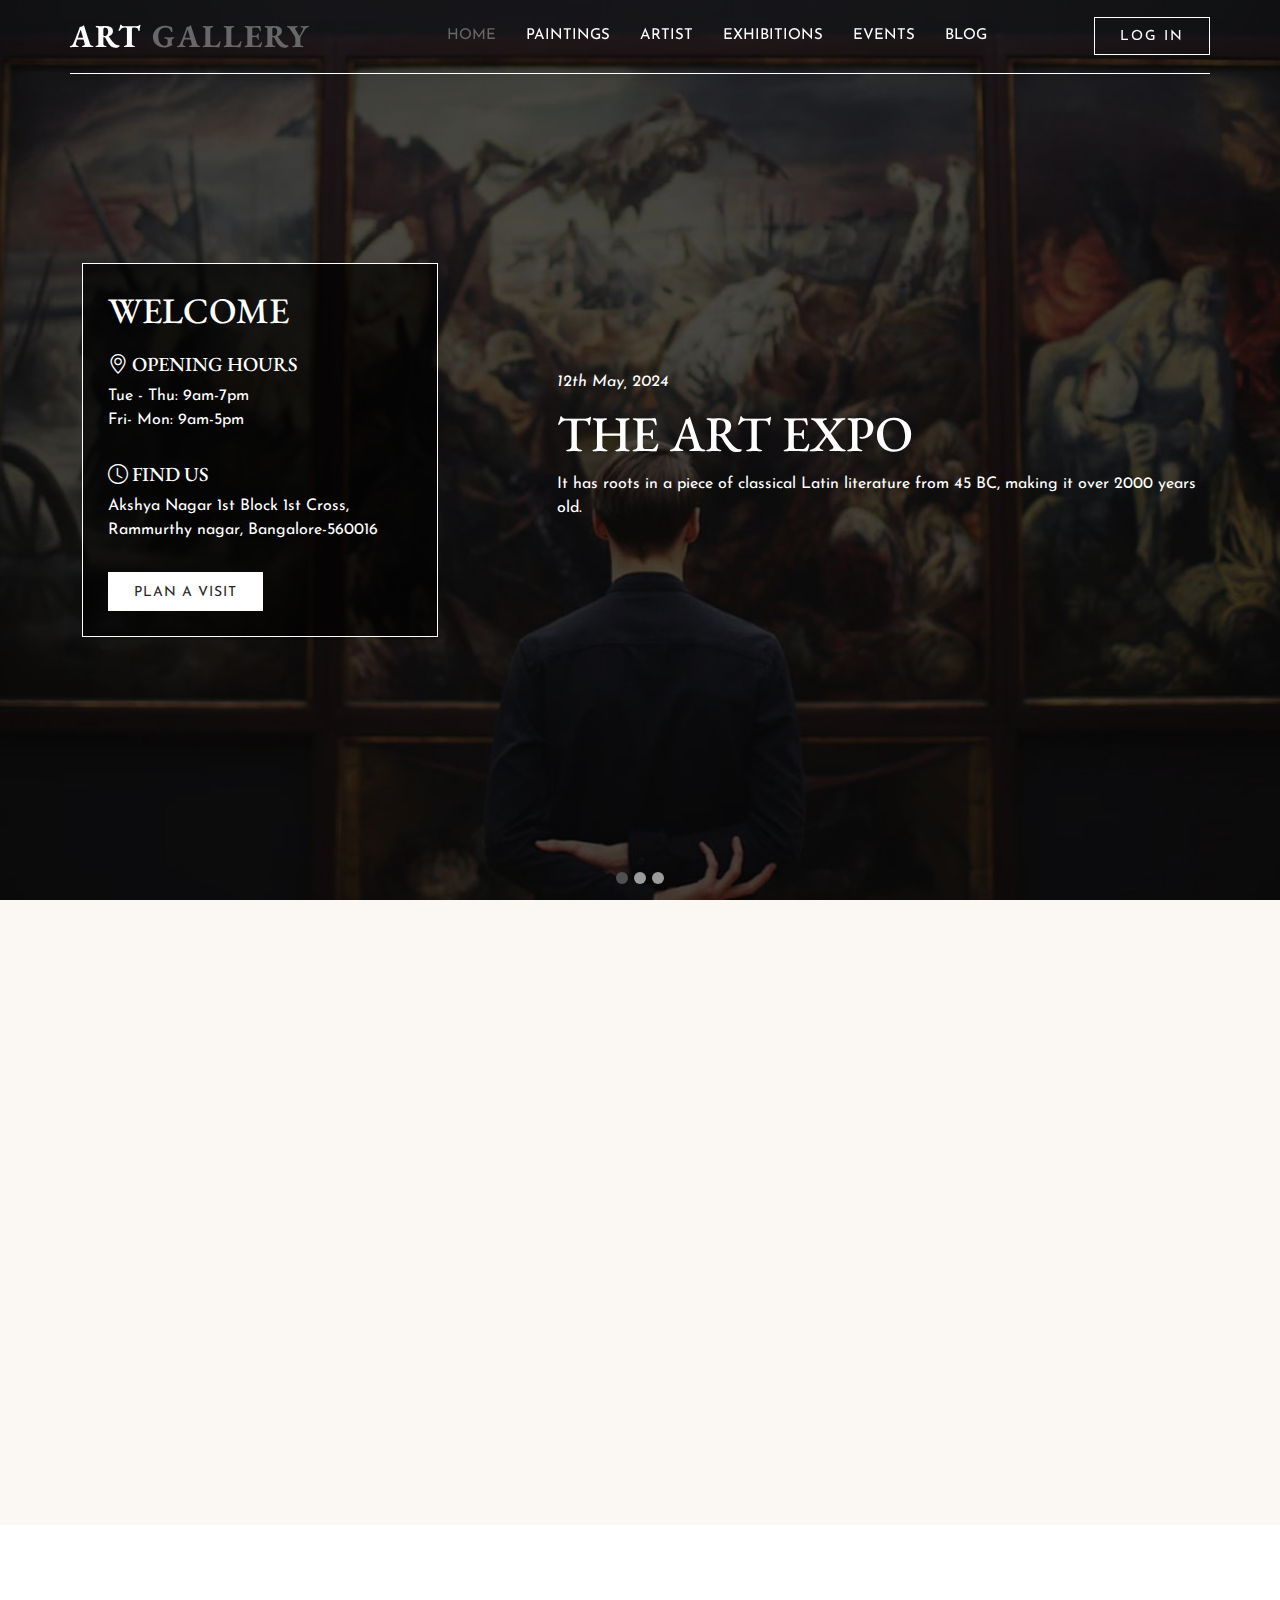
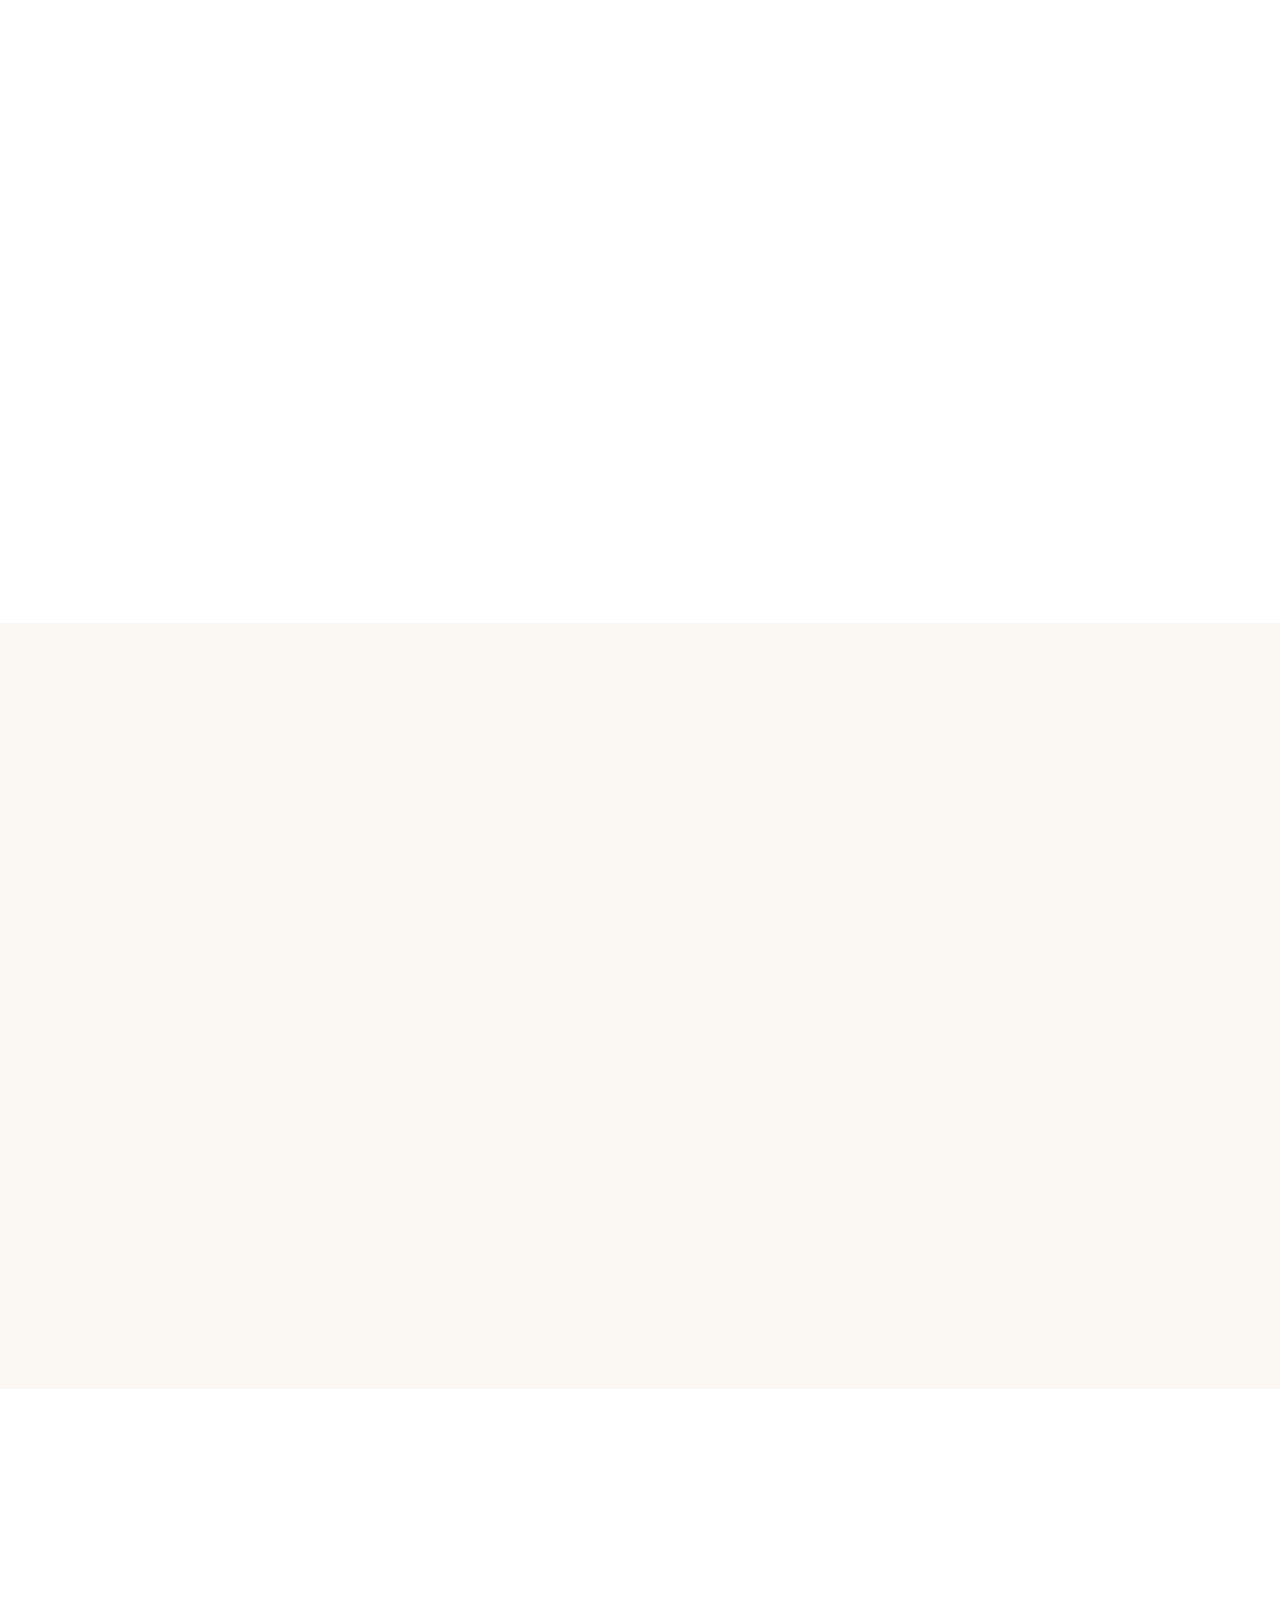
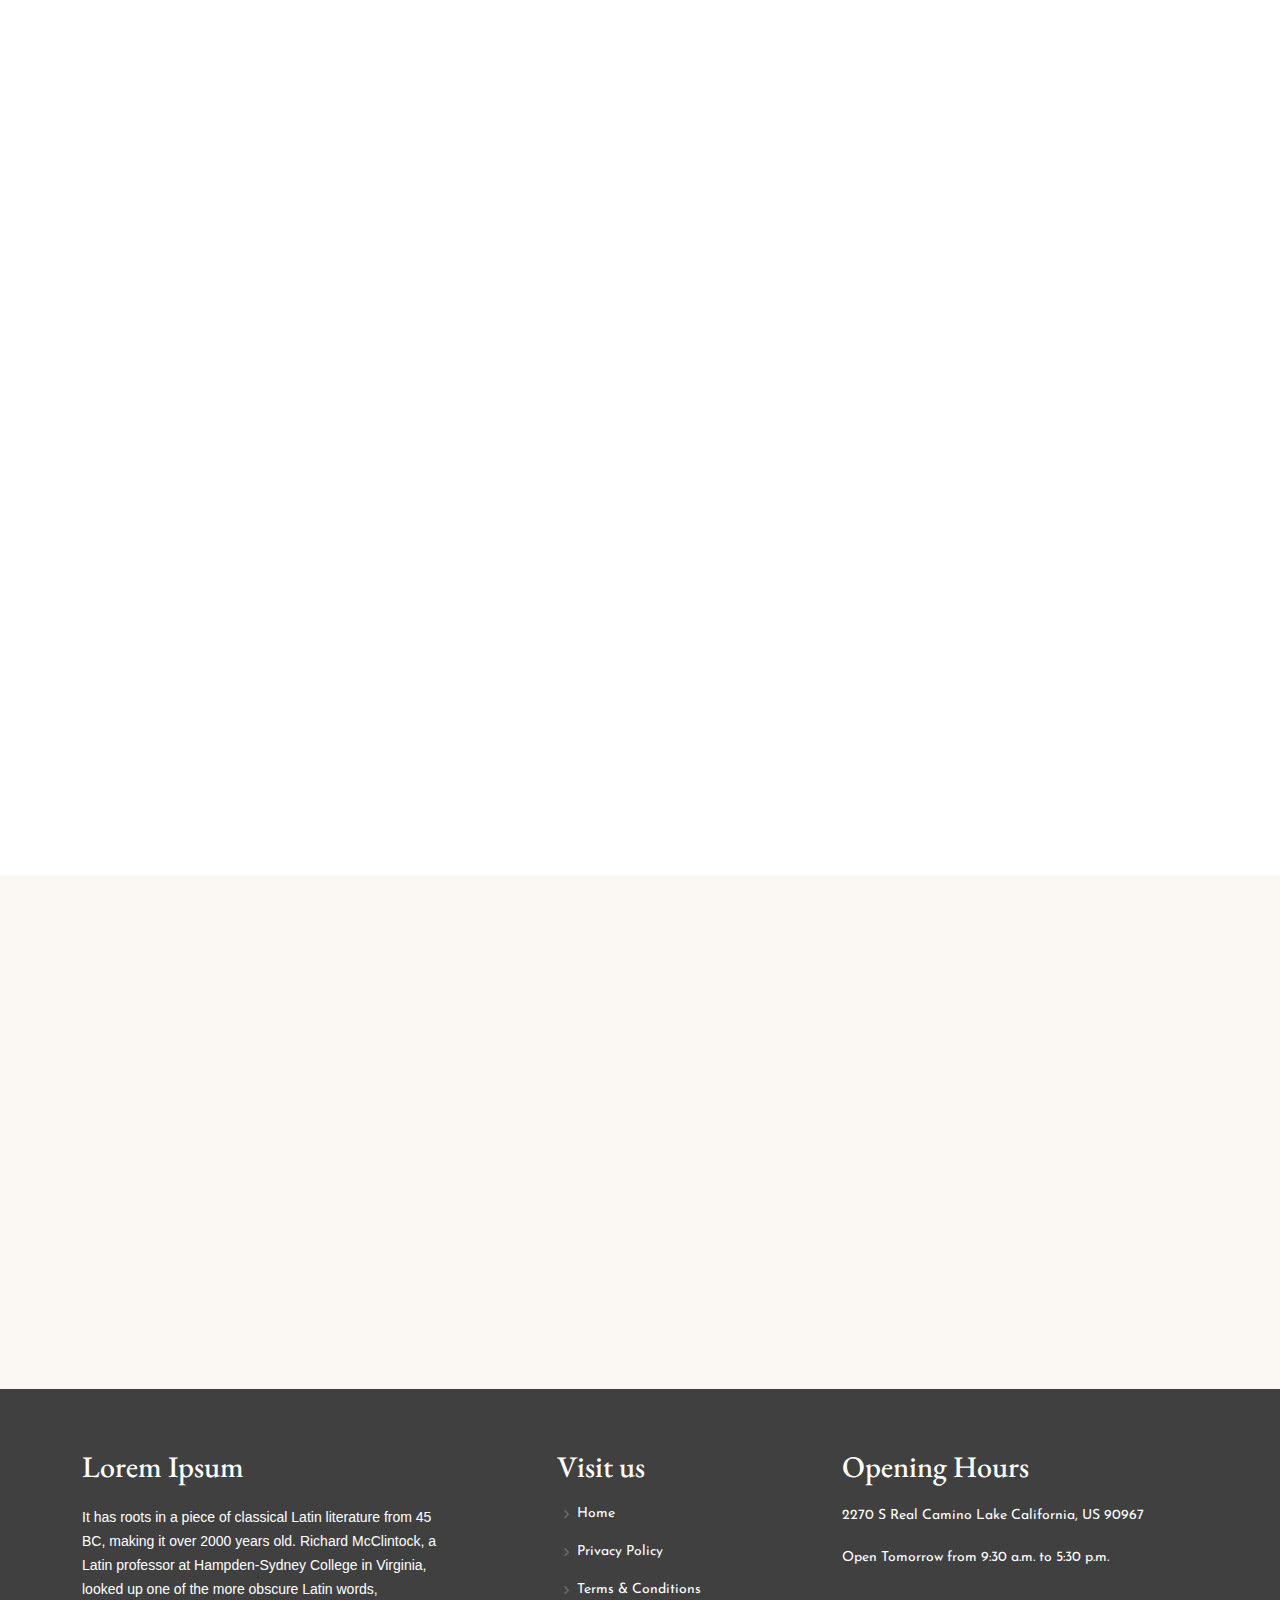
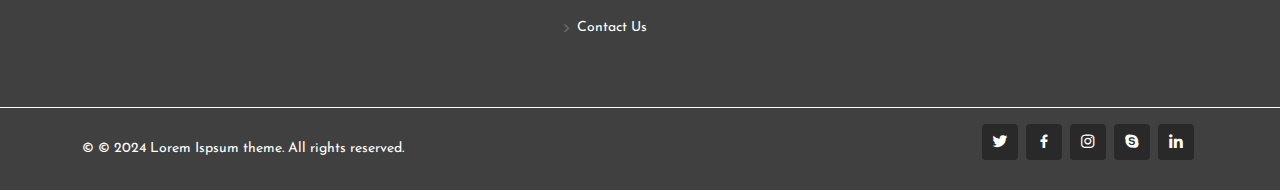
<file: index.html>
<!DOCTYPE html>
<html lang="en">

<head>
  <meta charset="utf-8">
  <meta content="width=device-width, initial-scale=1.0" name="viewport">

  <title>Index</title>
  <meta content="" name="description">
  <meta content="" name="keywords">

  <!-- Favicons -->
  <link href="assets/img/favicon.png" rel="icon">
  <link href="assets/img/apple-touch-icon.png" rel="apple-touch-icon">

 

  <!-- Vendor CSS Files -->
  <link href="assets/vendor/aos/aos.css" rel="stylesheet">
  <link href="assets/vendor/bootstrap/css/bootstrap.min.css" rel="stylesheet">
  <link href="assets/vendor/bootstrap-icons/bootstrap-icons.css" rel="stylesheet">
  <link href="assets/vendor/boxicons/css/boxicons.min.css" rel="stylesheet">
  <link href="assets/vendor/glightbox/css/glightbox.min.css" rel="stylesheet">
  <link href="assets/vendor/remixicon/remixicon.css" rel="stylesheet">
  <link href="assets/vendor/swiper/swiper-bundle.min.css" rel="stylesheet">

  <!-- Template Main CSS File -->
  <link href="assets/css/style.css" rel="stylesheet">

  <!-- =======================================================
  * Template Name: Gp
  * Template URL: https://bootstrapmade.com/gp-free-multipurpose-html-bootstrap-template/
  * Updated: Mar 17 2024 with Bootstrap v5.3.3
  * Author: BootstrapMade.com
  * License: https://bootstrapmade.com/license/
  ======================================================== -->
</head>

<body>

  <!-- ======= Header ======= -->
  <header id="header" class="fixed-top ">
    <div class="container d-flex align-items-center justify-content-lg-between ">

     <h1 class="logo me-auto me-lg-0"><a href="index.html">Art<span> Gallery</span></a></h1>  
      <!-- Uncomment below if you prefer to use an image logo -->
      <!-- <a href="index.html" class="logo me-auto me-lg-0"><img src="assets/img/logo.png" alt="" class="img-fluid"></a>-->

      <nav id="navbar" class="navbar order-last order-lg-0">
        <ul>
          <li><a class="nav-link scrollto active" href="#">Home</a></li> 
          <li><a class="nav-link scrollto" href="#">Paintings</a></li>
          <li><a class="nav-link scrollto" href="#">Artist</a></li>
          <li><a class="nav-link scrollto " href="#">Exhibitions</a></li>
          <li><a class="nav-link scrollto" href="#">Events</a></li>
       <!--   <li class="dropdown"><a href="#"><span>Drop Down</span> <i class="bi bi-chevron-down"></i></a>
            <ul>
              <li><a href="#">Drop Down 1</a></li>
              <li class="dropdown"><a href="#"><span>Deep Drop Down</span> <i class="bi bi-chevron-right"></i></a>
                <ul>
                  <li><a href="#">Deep Drop Down 1</a></li>
                  <li><a href="#">Deep Drop Down 2</a></li>
                  <li><a href="#">Deep Drop Down 3</a></li>
                  <li><a href="#">Deep Drop Down 4</a></li>
                  <li><a href="#">Deep Drop Down 5</a></li>
                </ul>
              </li>
              <li><a href="#">Drop Down 2</a></li>
              <li><a href="#">Drop Down 3</a></li>
              <li><a href="#">Drop Down 4</a></li>
            </ul>
          </li>-->
          <li><a class="nav-link scrollto" href="#contact">Blog</a></li>
        </ul>
        <i class="bi bi-list mobile-nav-toggle"></i>
      </nav><!-- .navbar -->

      <a href="#about" class="get-started-btn scrollto">LOG IN</a>

    </div>
  </header><!-- End Header -->

   <!-- ======= Hero Section ======= -->
  <section id="hero" class="hero">
    <div id="heroCarousel" data-bs-interval="5000" class="carousel slide carousel-fade" data-bs-ride="carousel">

      <ol class="carousel-indicators" id="hero-carousel-indicators"></ol>

      <div class="carousel-inner" role="listbox">

        <!-- Slide 1 -->
        <div class="carousel-item active" style="background-image: url(assets/img/slide/slide-1.jpg)">
          <div class="container">
           <div class="row justify-content-between align-items-center">
              <div class="col-md-4">
                  <div class="welcomeTextBox">
                  <h2>WELCOME</h2>
                  <h5><i class="bi bi-geo-alt"></i> OPENING HOURS</h5>
                  <p>Tue - Thu: 9am-7pm<br>
Fri- Mon: 9am-5pm</p>
                  <h5><i class="bi bi-clock"></i> FIND US</h5>
                  <p>Akshya Nagar 1st Block 1st Cross, Rammurthy nagar, Bangalore-560016</p>
                  <a href="#" class="btnSryle">Plan a visit</a></div>
               </div>
                 <div class="col-md-7">
                <div class="rightWelBox">
                    <p><i>12th May, 2024</i></p>
                     <h1>THE ART EXPO</h1>
                    <p>It has roots in a piece of classical Latin literature from 45 BC, making it over 2000 years old. </p>
                     </div>
               </div>
              
              </div>
          </div>
        </div>

        <!-- Slide 2 -->
        <div class="carousel-item" style="background-image: url(assets/img/slide/slide-2.jpg)">
          <div class="container">
            <div class="row justify-content-between align-items-center">
              <div class="col-md-4">
                  <div class="welcomeTextBox">
                  <h2>WELCOME TEXT 2</h2>
                  <h5><i class="bi bi-geo-alt"></i> OPENING HOURS</h5>
                  <p>Tue - Thu: 9am-7pm<br>
Fri- Mon: 9am-5pm</p>
                  <h5><i class="bi bi-clock"></i> FIND US</h5>
                  <p>Akshya Nagar 1st Block 1st Cross, Rammurthy nagar, Bangalore-560016</p>
                  <a href="#" class="btnSryle">Plan a visit</a></div>
               </div>
                 <div class="col-md-7">
                <div class="rightWelBox">
                    <p><i>12th May, 2024</i></p>
                     <h1>THE ART EXPO</h1>
                    <p>It has roots in a piece of classical Latin literature from 45 BC, making it over 2000 years old. </p>
                     </div>
               </div>
              
              </div>
          </div>
        </div>

        <!-- Slide 3 -->
        <div class="carousel-item" style="background-image: url(assets/img/slide/slide-3.jpg)">
          <div class="container">
            <div class="row justify-content-between align-items-center">
              <div class="col-md-4">
                  <div class="welcomeTextBox">
                  <h2>WELCOME TEXT 3</h2>
                  <h5><i class="bi bi-geo-alt"></i> OPENING HOURS</h5>
                  <p>Tue - Thu: 9am-7pm<br>
Fri- Mon: 9am-5pm</p>
                  <h5><i class="bi bi-clock"></i> FIND US</h5>
                  <p>Akshya Nagar 1st Block 1st Cross, Rammurthy nagar, Bangalore-560016</p>
                  <a href="#" class="btnSryle">Plan a visit</a></div>
               </div>
                 <div class="col-md-7">
                <div class="rightWelBox">
                    <p><i>12th May, 2024</i></p>
                     <h1>THE ART EXPO</h1>
                    <p>It has roots in a piece of classical Latin literature from 45 BC, making it over 2000 years old. </p>
                     </div>
               </div>
              
              </div>
          </div>
        </div>

      </div>
 

    </div>
  </section><!-- End Hero -->

  <main id="main">

    <!-- ======= About Section ======= -->
    <section id="about" class="about section-bg">
      <div class="container" data-aos="fade-up">

        <div class="row">
          <div class="col-lg-6 order-1 order-lg-2" data-aos="fade-left" data-aos-delay="100">
              
            <img src="assets/img/about.jpg" class="img-fluid" alt="">
          </div>
          <div class="col-lg-6 pt-4 pt-lg-0 order-2 order-lg-1 content" data-aos="fade-right" data-aos-delay="100">
                <div class="section-title">
          <h2>ABOUT US</h2>
          <p>Contrary to popular belief, Lorem Ipsum is not simply random text.</p>
        </div>
           
            <p  >
             It has roots in a piece of classical Latin literature from 45 BC, making it over 2000 years old. Richard McClintock, a Latin professor at Hampden-Sydney College in Virginia, looked up one of the more obscure Latin words, 

consectetur, from a Lorem Ipsum passage, and going through the cites of the word in classical literature, discovered the undoubtable source. Lorem Ipsum comes

 from sections 1.10.32 and 1.10.33 of "de Finibus Bonorum et Malorum" (The Extremes of Good and Evil) by Cicero, written in 45 BC. This book is a treatise on the theory of ethics, very popular during the Renaissance.
            </p>
           <a href="#" class="btnSryle2">EXPLORE NOW</a>   <a href="#" class="btnSryle3">See On map</a>
          </div>
        </div>

      </div>
    </section><!-- End About Section -->

    <!-- ======= imageSec Section ======= -->
    <section id="" class="imageSec">
      <div class="container" data-aos="zoom-in">
<div class="row align-items-center">
    <div class="col-auto me-auto">
          <div class="section-title">
          <h2>Latest Images</h2>
          <p>Contrary to popular</p>
        </div>
    </div>
    <div class="col-auto  d-flex justify-content-end">
      <a href="#" class="viewAll"><span class="dNoneMob">VIEW ALL Images</span> <i class="bi bi-arrow-right-circle-fill"></i></a>
  </div>
          </div>
     <div class="row align-items-center">
         <div class="col-md-4  mb-4">
             <div class="cardImage">
                 <div class="imgC"><img src="assets/img/portfolio/portfolio-1.jpg"></div>
                 <div class="cardCon">
                    <h4>consectetur</h4>
                     <h5>Contrary to popular</h5>
                 </div>
             </div>
         </div>
          <div class="col-md-4  mb-4">
            <div class="cardImage">
                 <div class="imgC"><img src="assets/img/portfolio/portfolio-2.jpg"></div>
                 <div class="cardCon">
                    <h4>consectetur</h4>
                     <h5>Contrary to popular</h5>
                 </div>
             </div>
         </div>
          <div class="col-md-4  mb-4">
         <div class="cardImage">
                 <div class="imgC"><img src="assets/img/portfolio/portfolio-4.jpg"></div>
                 <div class="cardCon">
                    <h4>consectetur</h4>
                     <h5>Contrary to popular</h5>
                 </div>
             </div>
         </div>
          </div>

      </div>
    </section><!-- End imageSec Section -->

    <!-- ======= Event Section ======= -->
    <section id="" class="exhibitionsSec section-bg">
      <div class="container" data-aos="zoom-in">
<div class="row align-items-center">
    <div class="col-auto me-auto">
          <div class="section-title">
          <h2>DON'T MISS</h2>
          <p>Ongoing Exhibitions</p>
        </div>
    </div>
    <div class="col-auto  d-flex justify-content-end">
      <a href="#" class="viewAll"><span class="dNoneMob">VIEW ALL Exhibitions</span> <i class="bi bi-arrow-right-circle-fill"></i></a>
  </div>
          </div>
     <div class="row align-items-center">
         <div class="col-md-6 mb-3">
             <div class="row align-items-center">
                <div class="col-6"><div class="imgC"><img src="assets/img/portfolio/portfolio-7.jpg"></div></div>
                  <div class="col-6">      <div class="cardCon text-start"><h4 class="mb-1">TOUR</h4><h5>An Age of Luxury: the Assyrians to Alexander</h5><p>December 22, 2023\
                      @ 8:00 pm</p></div></div>
             </div>
          
         </div>
         <div class="col-md-6 mb-3">
             <div class="row align-items-center">
                <div class="col-6"><div class="imgC"><img src="assets/img/portfolio/portfolio-5.jpg"></div></div>
                  <div class="col-6">      <div class="cardCon text-start"><h4 class="mb-1">TOUR</h4><h5>An Age of Luxury: the Assyrians to Alexander</h5><p>December 22, 2023\
                      @ 8:00 pm</p></div></div>
             </div>
          
         </div>
          <div class="col-md-6 mb-3">
             <div class="row align-items-center">
                <div class="col-6"><div class="imgC"><img src="assets/img/portfolio/portfolio-6.jpg"></div></div>
                  <div class="col-6">      <div class="cardCon text-start"><h4 class="mb-1">TOUR</h4><h5>An Age of Luxury: the Assyrians to Alexander</h5><p>December 22, 2023\
                      @ 8:00 pm</p></div></div>
             </div>
          
         </div>
          <div class="col-md-6 mb-3">
             <div class="row align-items-center">
                <div class="col-6"><div class="imgC"><img src="assets/img/portfolio/portfolio-8.jpg"></div></div>
                  <div class="col-6">      <div class="cardCon text-start"><h4 class="mb-1">TOUR</h4><h5>An Age of Luxury: the Assyrians to Alexander</h5><p>December 22, 2023\
                      @ 8:00 pm</p></div></div>
             </div>
          
         </div>
          </div>

      </div>
    </section><!-- End exhibitions Section -->
        <!-- ======= imageSec Section ======= -->
    <section id="" class="imageSec">
      <div class="container" data-aos="zoom-in">
<div class="row align-items-center">
    <div class="col-auto me-auto">
          <div class="section-title">
          <h2>DON'T MISS</h2>
          <p>Ongoing Events</p>
        </div>
    </div>
    <div class="col-auto  d-flex justify-content-end">
        <a href="#" class="viewAll"><span class="dNoneMob">VIEW ALL Events</span> <i class="bi bi-arrow-right-circle-fill"></i></a>
    </div>
          </div>
     <div class="row align-items-center">
         <div class="col-md-4 mb-3">
             <div class="cardImage">
                 <div class="imgC"><div class="dateS">May<span>22</span></div><img src="assets/img/portfolio/portfolio-1.jpg"></div>
                 <div class="cardCon">
                   <p><i class="bi bi-geo-alt"></i> Paris &nbsp;&nbsp;<i class="bi bi-clock"></i> 9:30 - 18:00, Monday Until 20:00</p>
                 </div>
             </div>
         </div>
          <div class="col-md-4 mb-3">
            <div class="cardImage">
                 <div class="imgC"><div class="dateS">May<span>22</span></div><img src="assets/img/portfolio/portfolio-2.jpg"></div>
                 <div class="cardCon">
                     <p><i class="bi bi-geo-alt"></i> Paris &nbsp;&nbsp;<i class="bi bi-clock"></i> 9:30 - 18:00, Monday Until 20:00</p>
                 </div>
             </div>
         </div>
          <div class="col-md-4 mb-3">
         <div class="cardImage">
                 <div class="imgC"><div class="dateS">May<span>22</span></div><img src="assets/img/portfolio/portfolio-4.jpg"></div>
                 <div class="cardCon">
                     <p><i class="bi bi-geo-alt"></i> Paris &nbsp;&nbsp;<i class="bi bi-clock"></i> 9:30 - 18:00, Monday Until 20:00</p>
                 </div>
             </div>
         </div>
         <div class="col-md-4 mb-3">
         <div class="cardImage">
                 <div class="imgC"><div class="dateS">May<span>22</span></div><img src="assets/img/portfolio/portfolio-3.jpg"></div>
                 <div class="cardCon">
                     <p><i class="bi bi-geo-alt"></i> Paris &nbsp;&nbsp;<i class="bi bi-clock"></i> 9:30 - 18:00, Monday Until 20:00</p>
                 </div>
             </div>
         </div>
         <div class="col-md-4 mb-3">
         <div class="cardImage">
                 <div class="imgC"><div class="dateS">May<span>22</span></div><img src="assets/img/portfolio/portfolio-9.jpg"></div>
                 <div class="cardCon">
                     <p><i class="bi bi-geo-alt"></i> Paris &nbsp;&nbsp;<i class="bi bi-clock"></i> 9:30 - 18:00, Monday Until 20:00</p>
                 </div>
             </div>
         </div>
         <div class="col-md-4 mb-3">
         <div class="cardImage">
                 <div class="imgC"><div class="dateS">May<span>22</span></div><img src="assets/img/portfolio/portfolio-8.jpg"></div>
                 <div class="cardCon">
                     <p><i class="bi bi-geo-alt"></i> Paris &nbsp;&nbsp;<i class="bi bi-clock"></i> 9:30 - 18:00, Monday Until 20:00</p>
                 </div>
             </div>
         </div>
          </div>

      </div>
    </section><!-- End Event Section -->

   
  
    <!-- ======= Contact Section ======= -->
    <section id="contact" class="contact section-bg">
      <div class="container" data-aos="fade-up">

        <div class="section-title">
          <h2>GET CONNECTED</h2>
          <p>Contact Us</p>
        </div>


        <div class="row">

         
          <div class="col-md-8 order-2 order-md-1">

            <form action="#" method="post" role="form" class="php-email-form">
              <div class="row">
                <div class="col-md-6 form-group">
                  <input type="text" name="name" class="form-control" id="name" placeholder="Full Name" required>
                </div>
                <div class="col-md-6 form-group mt-3 mt-md-0">
                  <input type="email" class="form-control" name="email" id="email" placeholder="Email" required>
                </div>
              </div>
                    <div class="row">
                <div class="col-md-6 form-group">
                  <input type="text" name="name" class="form-control" id="name" placeholder="Phone" required>
                </div>
                <div class="col-md-6 form-group">
                  <input type="email" class="form-control" name="email" id="email" placeholder="Individual" required>
                </div>
              </div>
        
              <div class="form-group">
                <textarea class="form-control" name="message" rows="5" placeholder="Message" required></textarea>
              </div>
           
              <div class="text-center"><button type="submit" class="btnSryle2">Send Message</button></div>
            </form>

          </div>
 <div class="col-lg-4 mb-5 mb-md-0 order-1 order-md-2">
           <p>It has roots in a piece of classical Latin literature from 45 BC, making it over 2000 years old. Richard McClintock, a Latin professor at Hampden-Sydney College in Virginia, looked up one of the more obscure Latin words, 
<br><br>
consectetur, from a Lorem Ipsum passage, and going through the cites of the word in classical literature, discovered the undoubtable source. Lorem Ipsum comes</p>
          </div>

        </div>

      </div>
    </section><!-- End Contact Section -->

  </main><!-- End #main -->

  <!-- ======= Footer ======= -->
  <footer id="footer">
    <div class="footer-top">
      <div class="container">
        <div class="row justify-content-between">

          <div class="col-lg-4 ">
            <div class="footer-info">
              <h4>Lorem Ipsum</h4>
              <p>
               It has roots in a piece of classical Latin literature from 45 BC, making it over 2000 years old. Richard McClintock, a Latin professor at Hampden-Sydney College in Virginia, looked up one of the more obscure Latin words,
              </p>
        
            </div>
          </div>

          <div class="col-lg-2  footer-links">
            <h4>Visit us</h4>
            <ul>
              <li><i class="bx bx-chevron-right"></i> <a href="#">Home</a></li>
              <li><i class="bx bx-chevron-right"></i> <a href="#">Privacy Policy</a></li>
              <li><i class="bx bx-chevron-right"></i> <a href="#">Terms & Conditions</a></li>
              <li><i class="bx bx-chevron-right"></i> <a href="#">Contact Us</a></li>
            </ul>
          </div>

          <div class="col-lg-4 footer-links">
            <h4>Opening Hours</h4>
            <p>2270 S Real Camino Lake
California, US 90967
<br><br>
Open Tomorrow
from 9:30 a.m. to 5:30 p.m.</p>
          </div>


        </div>
      </div>
    </div>

    <div class="container">
        <div class="d-md-flex justify-content-between">
      <div class="copyright">
        &copy; © 2024 Lorem Ispsum theme. All rights reserved.
      </div>
              <div class="social-links mt-3">
                <a href="#" class="twitter"><i class="bx bxl-twitter"></i></a>
                <a href="#" class="facebook"><i class="bx bxl-facebook"></i></a>
                <a href="#" class="instagram"><i class="bx bxl-instagram"></i></a>
                <a href="#" class="google-plus"><i class="bx bxl-skype"></i></a>
                <a href="#" class="linkedin"><i class="bx bxl-linkedin"></i></a>
              </div>
</div>
    </div>
  </footer><!-- End Footer -->

  <div id="preloader"></div>
  <a href="#" class="back-to-top d-flex align-items-center justify-content-center"><i class="bi bi-arrow-up-short"></i></a>

  <!-- Vendor JS Files -->
  <script src="assets/vendor/purecounter/purecounter_vanilla.js"></script>
  <script src="assets/vendor/aos/aos.js"></script>
  <script src="assets/vendor/bootstrap/js/bootstrap.bundle.min.js"></script>
  <script src="assets/vendor/glightbox/js/glightbox.min.js"></script>
  <script src="assets/vendor/isotope-layout/isotope.pkgd.min.js"></script>
  <script src="assets/vendor/swiper/swiper-bundle.min.js"></script>
  <script src="assets/vendor/php-email-form/validate.js"></script>

  <!-- Template Main JS File -->
  <script src="assets/js/main.js"></script>

</body>

</html>
</file>
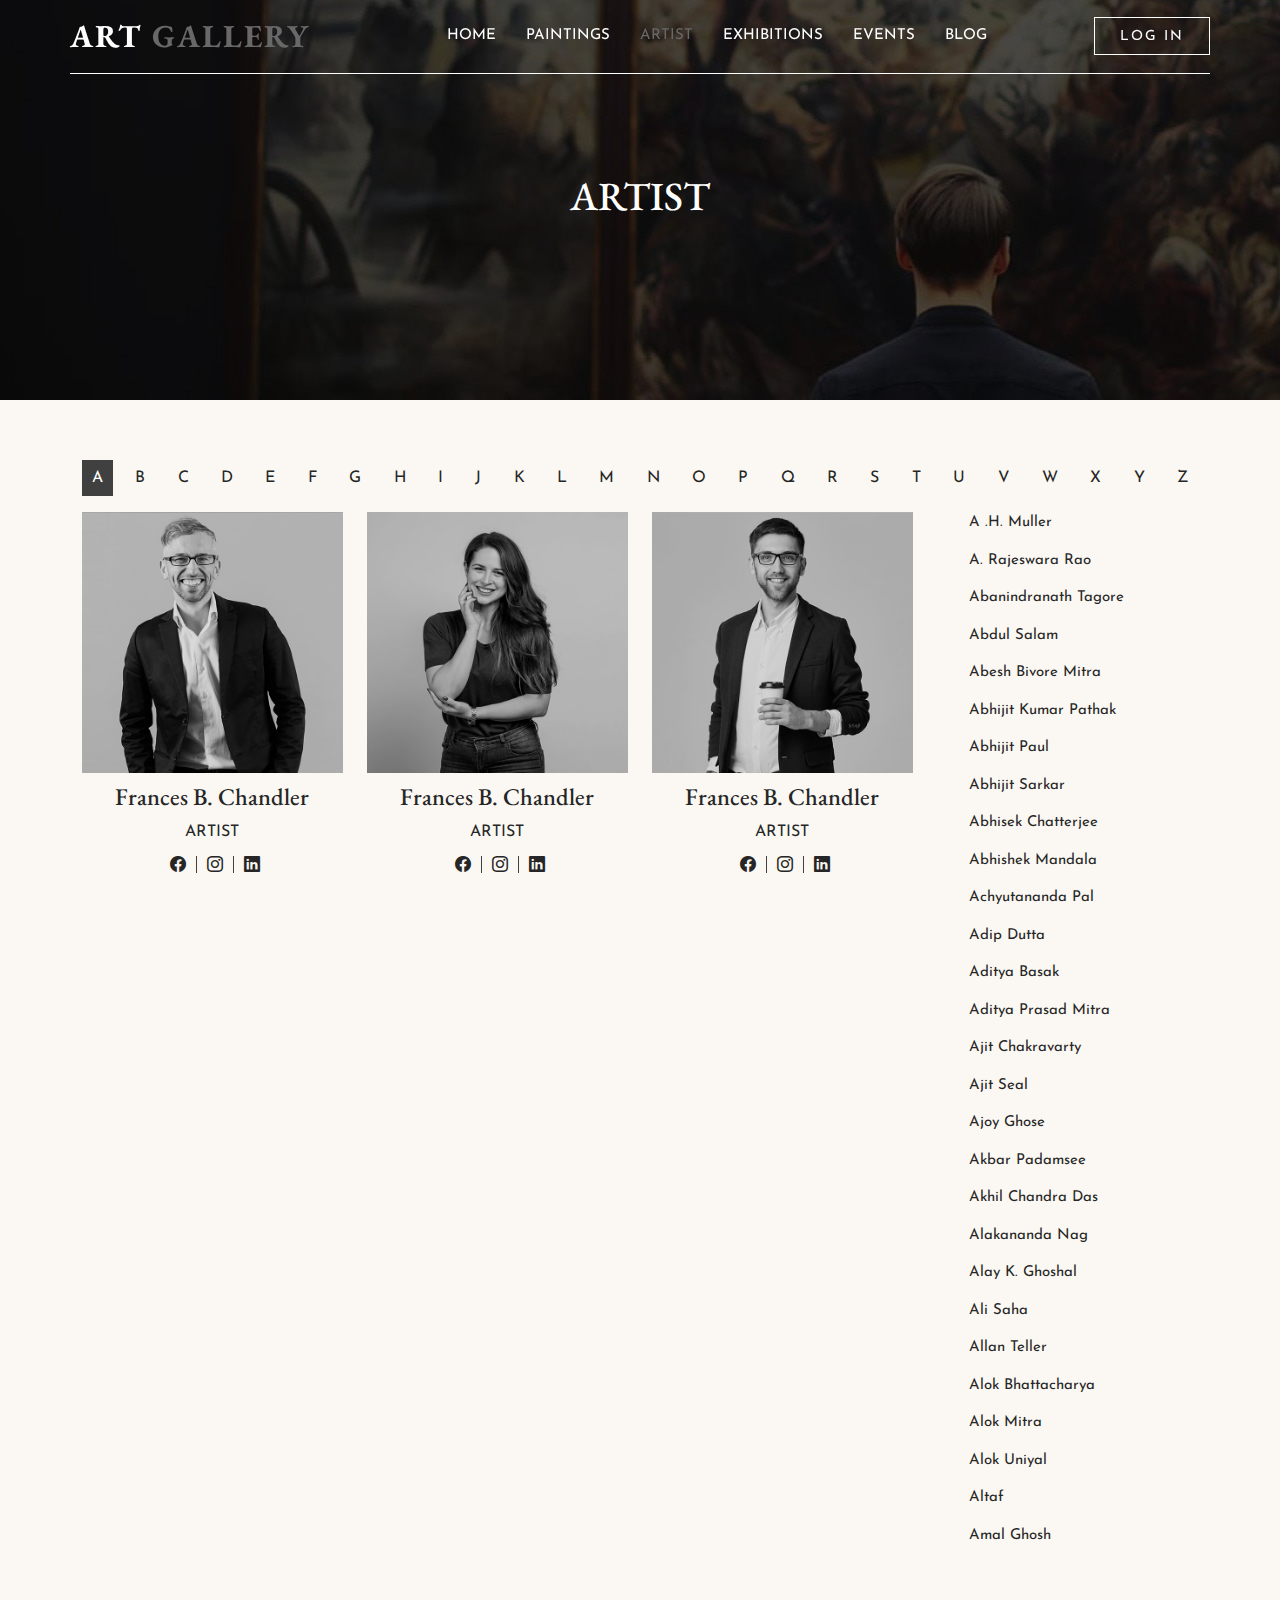
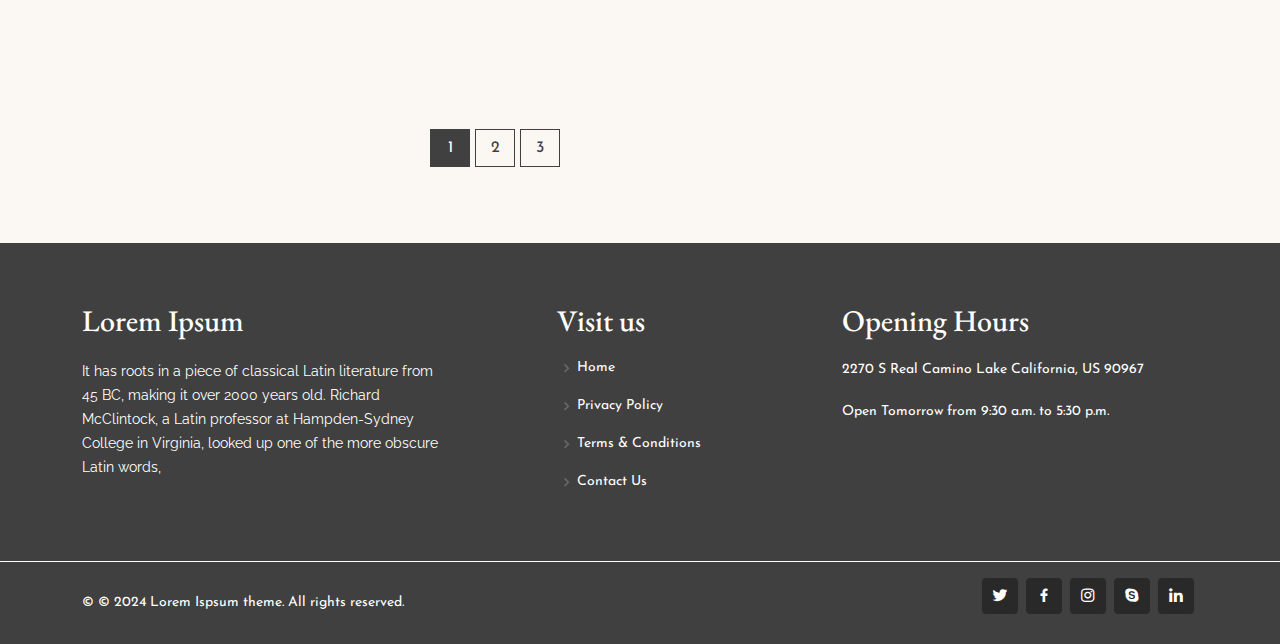
<file: artist.html>
<!DOCTYPE html>
<html lang="en">

<head>
  <meta charset="utf-8">
  <meta content="width=device-width, initial-scale=1.0" name="viewport">

  <title>Inner Page</title>
  <meta content="" name="description">
  <meta content="" name="keywords">

  <!-- Favicons -->
  <link href="assets/img/favicon.png" rel="icon">
  <link href="assets/img/apple-touch-icon.png" rel="apple-touch-icon">

  <!-- Google Fonts -->
  <link href="https://fonts.googleapis.com/css?family=Open+Sans:300,300i,400,400i,600,600i,700,700i|Raleway:300,300i,400,400i,500,500i,600,600i,700,700i|Poppins:300,300i,400,400i,500,500i,600,600i,700,700i" rel="stylesheet">

  <!-- Vendor CSS Files -->
  <link href="assets/vendor/aos/aos.css" rel="stylesheet">
  <link href="assets/vendor/bootstrap/css/bootstrap.min.css" rel="stylesheet">
  <link href="assets/vendor/bootstrap-icons/bootstrap-icons.css" rel="stylesheet">
  <link href="assets/vendor/boxicons/css/boxicons.min.css" rel="stylesheet">
  <link href="assets/vendor/glightbox/css/glightbox.min.css" rel="stylesheet">
  <link href="assets/vendor/remixicon/remixicon.css" rel="stylesheet">
  <link href="assets/vendor/swiper/swiper-bundle.min.css" rel="stylesheet">

  <!-- Template Main CSS File -->
  <link href="assets/css/style.css" rel="stylesheet">

  <!-- =======================================================
  * Template Name: Gp
  * Template URL: https://bootstrapmade.com/gp-free-multipurpose-html-bootstrap-template/
  * Updated: Mar 17 2024 with Bootstrap v5.3.3
  * Author: BootstrapMade.com
  * License: https://bootstrapmade.com/license/
  ======================================================== -->
</head>

<body>

  <!-- ======= Header ======= -->
  <header id="header" class="fixed-top ">
    <div class="container d-flex align-items-center justify-content-lg-between">

     <h1 class="logo me-auto me-lg-0"><a href="index.html">Art<span> Gallery</span></a></h1>  
      <!-- Uncomment below if you prefer to use an image logo -->
      <!-- <a href="index.html" class="logo me-auto me-lg-0"><img src="assets/img/logo.png" alt="" class="img-fluid"></a>-->

      <nav id="navbar" class="navbar order-last order-lg-0">
        <ul>
          <li><a class="nav-link scrollto " href="#">Home</a></li> 
          <li><a class="nav-link scrollto" href="#">Paintings</a></li>
          <li><a class="nav-link scrollto active" href="#">Artist</a></li>
          <li><a class="nav-link scrollto " href="#">Exhibitions</a></li>
          <li><a class="nav-link scrollto" href="#">Events</a></li>
       <!--   <li class="dropdown"><a href="#"><span>Drop Down</span> <i class="bi bi-chevron-down"></i></a>
            <ul>
              <li><a href="#">Drop Down 1</a></li>
              <li class="dropdown"><a href="#"><span>Deep Drop Down</span> <i class="bi bi-chevron-right"></i></a>
                <ul>
                  <li><a href="#">Deep Drop Down 1</a></li>
                  <li><a href="#">Deep Drop Down 2</a></li>
                  <li><a href="#">Deep Drop Down 3</a></li>
                  <li><a href="#">Deep Drop Down 4</a></li>
                  <li><a href="#">Deep Drop Down 5</a></li>
                </ul>
              </li>
              <li><a href="#">Drop Down 2</a></li>
              <li><a href="#">Drop Down 3</a></li>
              <li><a href="#">Drop Down 4</a></li>
            </ul>
          </li>-->
          <li><a class="nav-link scrollto" href="#contact">Blog</a></li>
        </ul>
        <i class="bi bi-list mobile-nav-toggle"></i>
      </nav><!-- .navbar -->

      <a href="#about" class="get-started-btn scrollto">LOG IN</a>

    </div>
  </header><!-- End Header -->

   <!-- ======= Hero Section ======= -->
  <section class="heroInner"  style="background-image: url(assets/img/innerBanner.jpg)">
   <h1>ARTIST</h1>
  </section><!-- End Hero -->

  <main id="main">

    <!-- ======= About Section ======= -->
    <section id="artist" class="artist section-bg">
      <div class="container" data-aos="fade-up">
          <div class="artistNamePage">
         <p class="d-flex justify-content-between flex-wrap">
  <a href="#" class="active">a</a>
  <a href="#">b</a>
  <a href="#">c</a>
  <a href="#">d</a>
  <a href="#">e</a>
  <a href="#">f</a>
  <a href="#">g</a>
  <a href="#">h</a>
  <a href="#">i</a>
  <a href="#">j</a>
  <a href="#">k</a>
  <a href="#">l</a>
  <a href="#">m</a>
  <a href="#">n</a>
  <a href="#">o</a>
  <a href="#">p</a>
  <a href="#">q</a>
  <a href="#">r</a>
  <a href="#">s</a>
  <a href="#">t</a>
  <a href="#">u</a>
  <a href="#">v</a>
  <a href="#">w</a>
  <a href="#">x</a>
  <a href="#">y</a>
  <a href="#">z</a>
</p>

          </div>
   
   <div class="row">
          <div class="col-md-9" data-aos="fade-left" data-aos-delay="100">
                      <div class="artistList mb-5"> 
                          <div class="row">
                <div class="col-md-4 d-flex align-items-stretch mb-4">
            <div class="member" data-aos="fade-up" data-aos-delay="400">
              <div class="member-img">
                <img src="assets/img/team/team-1.jpg" class="img-fluid" alt="">
               <div class="content">It has roots in a piece of classical Latin literature from 45 BC, making it over 2000 years old. Richard McClintock, a Latin professor at Hampden-Sydney College in Virginia, looked up one of the more obscure Latin words, 
</div>
              </div>
              <div class="member-info">
                <h4>Frances B. Chandler</h4>
                <span>ARTIST</span>
              <div class="social">
                  
                  <a href=""><i class="bi bi-facebook"></i></a>
                  <a href=""><i class="bi bi-instagram"></i></a>
                  <a href=""><i class="bi bi-linkedin"></i></a>
                </div>
            </div>
          </div>

        </div>
           <div class="col-md-4 d-flex align-items-stretch mb-4">
            <div class="member" data-aos="fade-up" data-aos-delay="400">
              <div class="member-img">
                <img src="assets/img/team/team-2.jpg" class="img-fluid" alt="">
               <div class="content">It has roots in a piece of classical Latin literature from 45 BC, making it over 2000 years old. Richard McClintock, a Latin professor at Hampden-Sydney College in Virginia, looked up one of the more obscure Latin words, 
</div>
              </div>
              <div class="member-info">
                <h4>Frances B. Chandler</h4>
                <span>ARTIST</span>
              <div class="social">
                  
                  <a href=""><i class="bi bi-facebook"></i></a>
                  <a href=""><i class="bi bi-instagram"></i></a>
                  <a href=""><i class="bi bi-linkedin"></i></a>
                </div>
            </div>
          </div>

        </div>

        <div class="col-md-4 d-flex align-items-stretch mb-4">
            <div class="member" data-aos="fade-up" data-aos-delay="400">
              <div class="member-img">
                <img src="assets/img/team/team-3.jpg" class="img-fluid" alt="">
               <div class="content">It has roots in a piece of classical Latin literature from 45 BC, making it over 2000 years old. Richard McClintock, a Latin professor at Hampden-Sydney College in Virginia, looked up one of the more obscure Latin words, 
</div>
              </div>
              <div class="member-info">
                <h4>Frances B. Chandler</h4>
                <span>ARTIST</span>
              <div class="social">
                  
                  <a href=""><i class="bi bi-facebook"></i></a>
                  <a href=""><i class="bi bi-instagram"></i></a>
                  <a href=""><i class="bi bi-linkedin"></i></a>
                </div>
            </div>
          </div>

        </div>

          <div class="col-md-4 d-flex align-items-stretch mb-4">
            <div class="member" data-aos="fade-up" data-aos-delay="400">
              <div class="member-img">
                <img src="assets/img/team/team-4.jpg" class="img-fluid" alt="">
               <div class="content">It has roots in a piece of classical Latin literature from 45 BC, making it over 2000 years old. Richard McClintock, a Latin professor at Hampden-Sydney College in Virginia, looked up one of the more obscure Latin words, 
</div>
              </div>
              <div class="member-info">
                <h4>Frances B. Chandler</h4>
                <span>ARTIST</span>
              <div class="social">
                  
                  <a href=""><i class="bi bi-facebook"></i></a>
                  <a href=""><i class="bi bi-instagram"></i></a>
                  <a href=""><i class="bi bi-linkedin"></i></a>
                </div>
            </div>
          </div>

        </div>
    <div class="col-md-4 d-flex align-items-stretch mb-4">
            <div class="member" data-aos="fade-up" data-aos-delay="400">
              <div class="member-img">
                <img src="assets/img/team/team-1.jpg" class="img-fluid" alt="">
               <div class="content">It has roots in a piece of classical Latin literature from 45 BC, making it over 2000 years old. Richard McClintock, a Latin professor at Hampden-Sydney College in Virginia, looked up one of the more obscure Latin words, 
</div>
              </div>
              <div class="member-info">
                <h4>Frances B. Chandler</h4>
                <span>ARTIST</span>
              <div class="social">
                  
                  <a href=""><i class="bi bi-facebook"></i></a>
                  <a href=""><i class="bi bi-instagram"></i></a>
                  <a href=""><i class="bi bi-linkedin"></i></a>
                </div>
            </div>
          </div>

        </div>
                              <div class="col-md-4 d-flex align-items-stretch mb-4">
            <div class="member" data-aos="fade-up" data-aos-delay="400">
              <div class="member-img">
                <img src="assets/img/team/team-2.jpg" class="img-fluid" alt="">
               <div class="content">It has roots in a piece of classical Latin literature from 45 BC, making it over 2000 years old. Richard McClintock, a Latin professor at Hampden-Sydney College in Virginia, looked up one of the more obscure Latin words, 
</div>
              </div>
              <div class="member-info">
                <h4>Frances B. Chandler</h4>
                <span>ARTIST</span>
              <div class="social">
                  
                  <a href=""><i class="bi bi-facebook"></i></a>
                  <a href=""><i class="bi bi-instagram"></i></a>
                  <a href=""><i class="bi bi-linkedin"></i></a>
                </div>
            </div>
          </div>

        </div>
                           <div class="col-md-4 d-flex align-items-stretch mb-4">
            <div class="member" data-aos="fade-up" data-aos-delay="400">
              <div class="member-img">
                <img src="assets/img/team/team-2.jpg" class="img-fluid" alt="">
               <div class="content">It has roots in a piece of classical Latin literature from 45 BC, making it over 2000 years old. Richard McClintock, a Latin professor at Hampden-Sydney College in Virginia, looked up one of the more obscure Latin words, 
</div>
              </div>
              <div class="member-info">
                <h4>Frances B. Chandler</h4>
                <span>ARTIST</span>
              <div class="social">
                  
                  <a href=""><i class="bi bi-facebook"></i></a>
                  <a href=""><i class="bi bi-instagram"></i></a>
                  <a href=""><i class="bi bi-linkedin"></i></a>
                </div>
            </div>
          </div>

        </div>
                           <div class="col-md-4 d-flex align-items-stretch mb-4">
            <div class="member" data-aos="fade-up" data-aos-delay="400">
              <div class="member-img">
                <img src="assets/img/team/team-2.jpg" class="img-fluid" alt="">
               <div class="content">It has roots in a piece of classical Latin literature from 45 BC, making it over 2000 years old. Richard McClintock, a Latin professor at Hampden-Sydney College in Virginia, looked up one of the more obscure Latin words, 
</div>
              </div>
              <div class="member-info">
                <h4>Frances B. Chandler</h4>
                <span>ARTIST</span>
              <div class="social">
                  
                  <a href=""><i class="bi bi-facebook"></i></a>
                  <a href=""><i class="bi bi-instagram"></i></a>
                  <a href=""><i class="bi bi-linkedin"></i></a>
                </div>
            </div>
          </div>

        </div>
                           <div class="col-md-4 d-flex align-items-stretch mb-4">
            <div class="member" data-aos="fade-up" data-aos-delay="400">
              <div class="member-img">
                <img src="assets/img/team/team-2.jpg" class="img-fluid" alt="">
               <div class="content">It has roots in a piece of classical Latin literature from 45 BC, making it over 2000 years old. Richard McClintock, a Latin professor at Hampden-Sydney College in Virginia, looked up one of the more obscure Latin words, 
</div>
              </div>
              <div class="member-info">
                <h4>Frances B. Chandler</h4>
                <span>ARTIST</span>
              <div class="social">
                  
                  <a href=""><i class="bi bi-facebook"></i></a>
                  <a href=""><i class="bi bi-instagram"></i></a>
                  <a href=""><i class="bi bi-linkedin"></i></a>
                </div>
            </div>
          </div>

        </div>
          </div>
              </div>
     <div class="artistNamePageNumber">
         <p class="d-flex justify-content-center flex-wrap">
  <a href="#" class="active">1</a>
  <a href="#">2</a>
  <a href="#">3</a> 
</p>

          </div>
        </div>
          <div class="col-md-3">
          <div class="artistNameList">
              <ul>
  <li><a href="#">A .H. Muller</a></li>
  <li><a href="#">A. Rajeswara Rao</a></li>
  <li><a href="#">Abanindranath Tagore</a></li>
  <li><a href="#">Abdul Salam</a></li>
  <li><a href="#">Abesh Bivore Mitra</a></li>
  <li><a href="#">Abhijit Kumar Pathak</a></li>
  <li><a href="#">Abhijit Paul</a></li>
  <li><a href="#">Abhijit Sarkar</a></li>
  <li><a href="#">Abhisek Chatterjee</a></li>
  <li><a href="#">Abhishek Mandala</a></li>
  <li><a href="#">Achyutananda Pal</a></li>
  <li><a href="#">Adip Dutta</a></li>
  <li><a href="#">Aditya Basak</a></li>
  <li><a href="#">Aditya Prasad Mitra</a></li>
  <li><a href="#">Ajit Chakravarty</a></li>
  <li><a href="#">Ajit Seal</a></li>
  <li><a href="#">Ajoy Ghose</a></li>
  <li><a href="#">Akbar Padamsee</a></li>
  <li><a href="#">Akhil Chandra Das</a></li>
  <li><a href="#">Alakananda Nag</a></li>
  <li><a href="#">Alay K. Ghoshal</a></li>
  <li><a href="#">Ali Saha</a></li>
  <li><a href="#">Allan Teller</a></li>
  <li><a href="#">Alok Bhattacharya</a></li>
  <li><a href="#">Alok Mitra</a></li>
  <li><a href="#">Alok Uniyal</a></li>
  <li><a href="#">Altaf</a></li>
  <li><a href="#">Amal Ghosh</a></li>
</ul>
              </div>
          
          </div>
       </div>
                
      </div>
    </section><!-- End artist Section -->

 
  </main><!-- End #main -->

  <!-- ======= Footer ======= -->
  <footer id="footer">
    <div class="footer-top">
      <div class="container">
        <div class="row justify-content-between">

          <div class="col-lg-4 ">
            <div class="footer-info">
              <h4>Lorem Ipsum</h4>
              <p>
               It has roots in a piece of classical Latin literature from 45 BC, making it over 2000 years old. Richard McClintock, a Latin professor at Hampden-Sydney College in Virginia, looked up one of the more obscure Latin words,
              </p>
        
            </div>
          </div>

          <div class="col-lg-2  footer-links">
            <h4>Visit us</h4>
            <ul>
              <li><i class="bx bx-chevron-right"></i> <a href="#">Home</a></li>
              <li><i class="bx bx-chevron-right"></i> <a href="#">Privacy Policy</a></li>
              <li><i class="bx bx-chevron-right"></i> <a href="#">Terms & Conditions</a></li>
              <li><i class="bx bx-chevron-right"></i> <a href="#">Contact Us</a></li>
            </ul>
          </div>

          <div class="col-lg-4 footer-links">
            <h4>Opening Hours</h4>
            <p>2270 S Real Camino Lake
California, US 90967
<br><br>
Open Tomorrow
from 9:30 a.m. to 5:30 p.m.</p>
          </div>


        </div>
      </div>
    </div>

    <div class="container">
        <div class="d-md-flex justify-content-between">
      <div class="copyright">
        &copy; © 2024 Lorem Ispsum theme. All rights reserved.
      </div>
              <div class="social-links mt-3">
                <a href="#" class="twitter"><i class="bx bxl-twitter"></i></a>
                <a href="#" class="facebook"><i class="bx bxl-facebook"></i></a>
                <a href="#" class="instagram"><i class="bx bxl-instagram"></i></a>
                <a href="#" class="google-plus"><i class="bx bxl-skype"></i></a>
                <a href="#" class="linkedin"><i class="bx bxl-linkedin"></i></a>
              </div>
</div>
    </div>
  </footer><!-- End Footer -->

  <div id="preloader"></div>
  <a href="#" class="back-to-top d-flex align-items-center justify-content-center"><i class="bi bi-arrow-up-short"></i></a>

  <!-- Vendor JS Files -->
  <script src="assets/vendor/purecounter/purecounter_vanilla.js"></script>
  <script src="assets/vendor/aos/aos.js"></script>
  <script src="assets/vendor/bootstrap/js/bootstrap.bundle.min.js"></script>
  <script src="assets/vendor/glightbox/js/glightbox.min.js"></script>
  <script src="assets/vendor/isotope-layout/isotope.pkgd.min.js"></script>
  <script src="assets/vendor/swiper/swiper-bundle.min.js"></script>
  <script src="assets/vendor/php-email-form/validate.js"></script>

  <!-- Template Main JS File -->
  <script src="assets/js/main.js"></script>

</body>

</html>
</file>
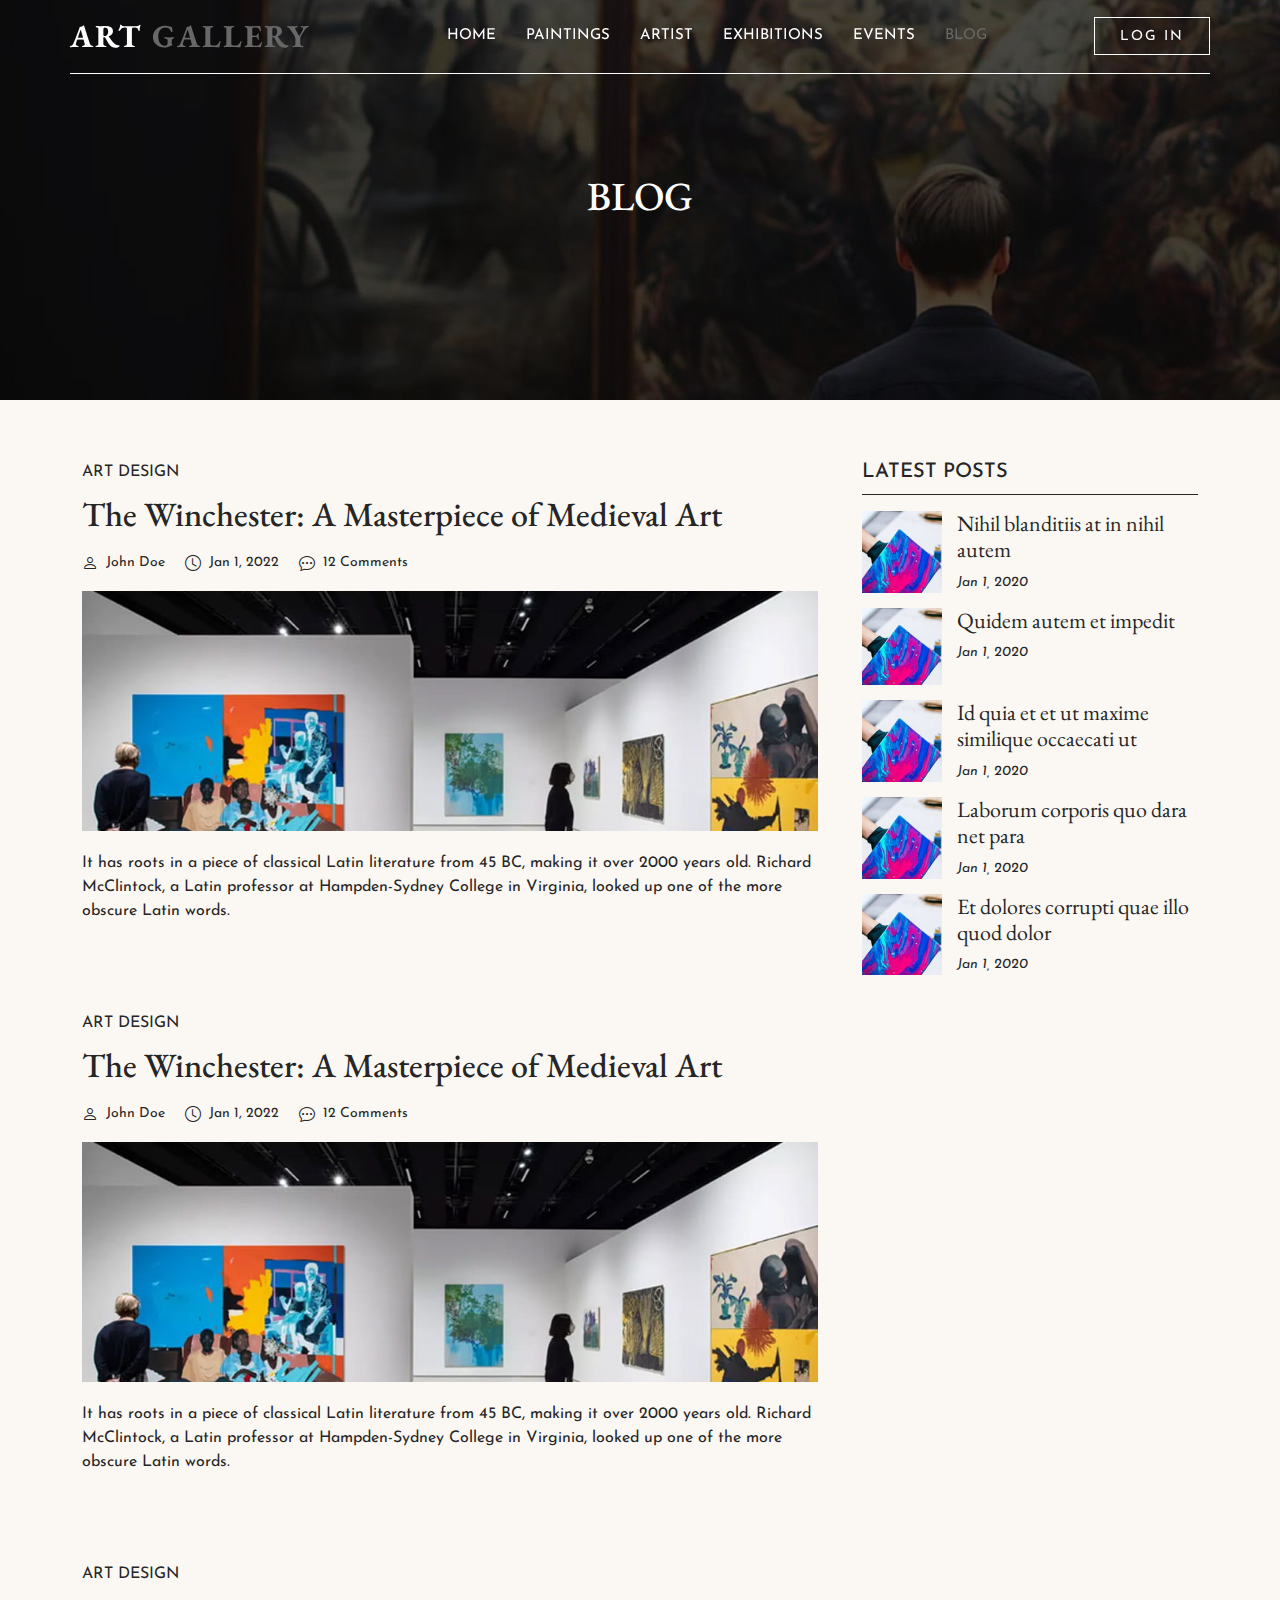
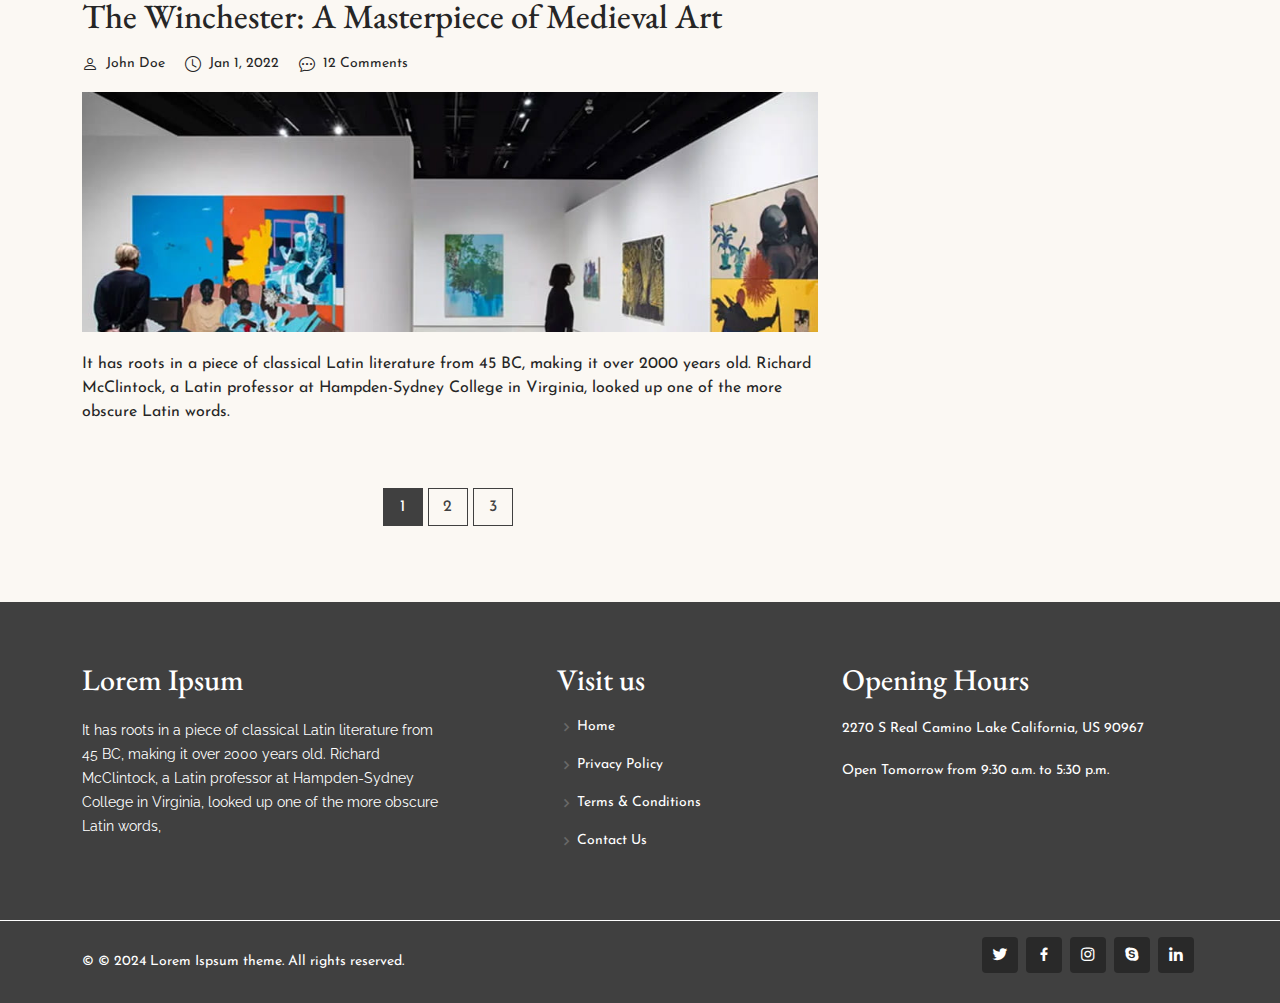
<file: blogs.html>
<!DOCTYPE html>
<html lang="en">

<head>
  <meta charset="utf-8">
  <meta content="width=device-width, initial-scale=1.0" name="viewport">

  <title>Inner Page</title>
  <meta content="" name="description">
  <meta content="" name="keywords">

  <!-- Favicons -->
  <link href="assets/img/favicon.png" rel="icon">
  <link href="assets/img/apple-touch-icon.png" rel="apple-touch-icon">

  <!-- Google Fonts -->
  <link href="https://fonts.googleapis.com/css?family=Open+Sans:300,300i,400,400i,600,600i,700,700i|Raleway:300,300i,400,400i,500,500i,600,600i,700,700i|Poppins:300,300i,400,400i,500,500i,600,600i,700,700i" rel="stylesheet">

  <!-- Vendor CSS Files -->
  <link href="assets/vendor/aos/aos.css" rel="stylesheet">
  <link href="assets/vendor/bootstrap/css/bootstrap.min.css" rel="stylesheet">
  <link href="assets/vendor/bootstrap-icons/bootstrap-icons.css" rel="stylesheet">
  <link href="assets/vendor/boxicons/css/boxicons.min.css" rel="stylesheet">
  <link href="assets/vendor/glightbox/css/glightbox.min.css" rel="stylesheet">
  <link href="assets/vendor/remixicon/remixicon.css" rel="stylesheet">
  <link href="assets/vendor/swiper/swiper-bundle.min.css" rel="stylesheet">

  <!-- Template Main CSS File -->
  <link href="assets/css/style.css" rel="stylesheet">

  <!-- =======================================================
  * Template Name: Gp
  * Template URL: https://bootstrapmade.com/gp-free-multipurpose-html-bootstrap-template/
  * Updated: Mar 17 2024 with Bootstrap v5.3.3
  * Author: BootstrapMade.com
  * License: https://bootstrapmade.com/license/
  ======================================================== -->
</head>

<body>

  <!-- ======= Header ======= -->
  <header id="header" class="fixed-top ">
    <div class="container d-flex align-items-center justify-content-lg-between">

     <h1 class="logo me-auto me-lg-0"><a href="index.html">Art<span> Gallery</span></a></h1>  
      <!-- Uncomment below if you prefer to use an image logo -->
      <!-- <a href="index.html" class="logo me-auto me-lg-0"><img src="assets/img/logo.png" alt="" class="img-fluid"></a>-->

      <nav id="navbar" class="navbar order-last order-lg-0">
        <ul>
          <li><a class="nav-link scrollto " href="#">Home</a></li> 
          <li><a class="nav-link scrollto" href="#">Paintings</a></li>
          <li><a class="nav-link scrollto " href="#">Artist</a></li>
          <li><a class="nav-link scrollto " href="#">Exhibitions</a></li>
          <li><a class="nav-link scrollto" href="#">Events</a></li>
       <!--   <li class="dropdown"><a href="#"><span>Drop Down</span> <i class="bi bi-chevron-down"></i></a>
            <ul>
              <li><a href="#">Drop Down 1</a></li>
              <li class="dropdown"><a href="#"><span>Deep Drop Down</span> <i class="bi bi-chevron-right"></i></a>
                <ul>
                  <li><a href="#">Deep Drop Down 1</a></li>
                  <li><a href="#">Deep Drop Down 2</a></li>
                  <li><a href="#">Deep Drop Down 3</a></li>
                  <li><a href="#">Deep Drop Down 4</a></li>
                  <li><a href="#">Deep Drop Down 5</a></li>
                </ul>
              </li>
              <li><a href="#">Drop Down 2</a></li>
              <li><a href="#">Drop Down 3</a></li>
              <li><a href="#">Drop Down 4</a></li>
            </ul>
          </li>-->
          <li><a class="nav-link scrollto active" href="#">Blog</a></li>
        </ul>
        <i class="bi bi-list mobile-nav-toggle"></i>
      </nav><!-- .navbar -->

      <a href="#about" class="get-started-btn scrollto">LOG IN</a>

    </div>
  </header><!-- End Header -->

   <!-- ======= Hero Section ======= -->
  <section class="heroInner"  style="background-image: url(assets/img/innerBanner.jpg)">
   <h1>BLOG</h1>
  </section><!-- End Hero -->

  <main id="main">

    <!-- ======= About Section ======= -->
    <section id="blog" class="blog section-bg">
      <div class="container" data-aos="fade-up">
    
   
   <div class="row">
          <div class="col-md-8" data-aos="fade-left" data-aos-delay="100">
                      <div class="row gy-4 posts-list">

              <div class="col-lg-12 mb-5">
                <article class="d-flex flex-column">

                 
                    <p class="catB">ART DESIGN</p>
                  <h2 class="title">
                    <a href="blog-details.html">The Winchester: A Masterpiece of Medieval Art</a>
                  </h2>

                  <div class="meta-top">
                    <ul>
                      <li class="d-flex align-items-center"><i class="bi bi-person"></i> <a href="blog-details.html">John Doe</a></li>
                      <li class="d-flex align-items-center"><i class="bi bi-clock"></i> <a href="blog-details.html"><time datetime="2022-01-01">Jan 1, 2022</time></a></li>
                      <li class="d-flex align-items-center"><i class="bi bi-chat-dots"></i> <a href="blog-details.html">12 Comments</a></li>
                    </ul>
                  </div>
 <div class="post-img">
                    <img src="assets/img/blog/blog-1.jpg" alt="" class="img-fluid">
                  </div>
                  <div class="content">
                    <p>
                     It has roots in a piece of classical Latin literature from 45 BC, making it over 2000 years old. Richard McClintock, a Latin professor at Hampden-Sydney College in Virginia, looked up one of the more obscure Latin words.
                    </p>
                  </div>
 

                </article>
              </div><!-- End post list item -->

                    <div class="col-lg-12 mb-5">
                <article class="d-flex flex-column">

                 
                    <p class="catB">ART DESIGN</p>
                  <h2 class="title">
                    <a href="blog-details.html">The Winchester: A Masterpiece of Medieval Art</a>
                  </h2>

                  <div class="meta-top">
                    <ul>
                      <li class="d-flex align-items-center"><i class="bi bi-person"></i> <a href="blog-details.html">John Doe</a></li>
                      <li class="d-flex align-items-center"><i class="bi bi-clock"></i> <a href="blog-details.html"><time datetime="2022-01-01">Jan 1, 2022</time></a></li>
                      <li class="d-flex align-items-center"><i class="bi bi-chat-dots"></i> <a href="blog-details.html">12 Comments</a></li>
                    </ul>
                  </div>
 <div class="post-img">
                    <img src="assets/img/blog/blog-1.jpg" alt="" class="img-fluid">
                  </div>
                  <div class="content">
                    <p>
                     It has roots in a piece of classical Latin literature from 45 BC, making it over 2000 years old. Richard McClintock, a Latin professor at Hampden-Sydney College in Virginia, looked up one of the more obscure Latin words.
                    </p>
                  </div>
 

                </article>
              </div><!-- End post list item -->
   <div class="col-lg-12 mb-5">
                <article class="d-flex flex-column">

                 
                    <p class="catB">ART DESIGN</p>
                  <h2 class="title">
                    <a href="blog-details.html">The Winchester: A Masterpiece of Medieval Art</a>
                  </h2>

                  <div class="meta-top">
                    <ul>
                      <li class="d-flex align-items-center"><i class="bi bi-person"></i> <a href="blog-details.html">John Doe</a></li>
                      <li class="d-flex align-items-center"><i class="bi bi-clock"></i> <a href="blog-details.html"><time datetime="2022-01-01">Jan 1, 2022</time></a></li>
                      <li class="d-flex align-items-center"><i class="bi bi-chat-dots"></i> <a href="blog-details.html">12 Comments</a></li>
                    </ul>
                  </div>
 <div class="post-img">
                    <img src="assets/img/blog/blog-1.jpg" alt="" class="img-fluid">
                  </div>
                  <div class="content">
                    <p>
                     It has roots in a piece of classical Latin literature from 45 BC, making it over 2000 years old. Richard McClintock, a Latin professor at Hampden-Sydney College in Virginia, looked up one of the more obscure Latin words.
                    </p>
                  </div>
 

                </article>
              </div><!-- End post list item -->

            </div><!-- End blog posts list -->

<div class="artistNamePageNumber">
         <p class="d-flex justify-content-center flex-wrap">
  <a href="#" class="active">1</a>
  <a href="#">2</a>
  <a href="#">3</a> 
</p>

          </div>

    
        </div>
          <div class="col-md-4">
             <div class="sidebar">

      

              <div class="sidebar-item recent-posts">
                <h3 class="sidebar-title">LATEST POSTS</h3>

                <div class="mt-3">

                  <div class="post-item mt-3">
                    <img src="assets/img/blog/thumbnail1.jpg" alt="" class="flex-shrink-0">
                    <div>
                      <h4><a href="blog-post.html">Nihil blanditiis at in nihil autem</a></h4>
                      <time datetime="2020-01-01">Jan 1, 2020</time>
                    </div>
                  </div><!-- End recent post item-->

                  <div class="post-item">
                    <img src="assets/img/blog/thumbnail1.jpg" alt="" class="flex-shrink-0">
                    <div>
                      <h4><a href="blog-post.html">Quidem autem et impedit</a></h4>
                      <time datetime="2020-01-01">Jan 1, 2020</time>
                    </div>
                  </div><!-- End recent post item-->

                  <div class="post-item">
                    <img src="assets/img/blog/thumbnail1.jpg" alt="" class="flex-shrink-0">
                    <div>
                      <h4><a href="blog-post.html">Id quia et et ut maxime similique occaecati ut</a></h4>
                      <time datetime="2020-01-01">Jan 1, 2020</time>
                    </div>
                  </div><!-- End recent post item-->

                  <div class="post-item">
                    <img src="assets/img/blog/thumbnail1.jpg" alt="" class="flex-shrink-0">
                    <div>
                      <h4><a href="blog-post.html">Laborum corporis quo dara net para</a></h4>
                      <time datetime="2020-01-01">Jan 1, 2020</time>
                    </div>
                  </div><!-- End recent post item-->

                  <div class="post-item">
                    <img src="assets/img/blog/thumbnail1.jpg" alt="" class="flex-shrink-0">
                    <div>
                      <h4><a href="blog-post.html">Et dolores corrupti quae illo quod dolor</a></h4>
                      <time datetime="2020-01-01">Jan 1, 2020</time>
                    </div>
                  </div><!-- End recent post item-->

                </div>

              </div><!-- End sidebar recent posts-->

             
          </div>
       </div>
                 
      </div>
        </div>
    </section><!-- End artist Section -->

 
  </main><!-- End #main -->

  <!-- ======= Footer ======= -->
  <footer id="footer">
    <div class="footer-top">
      <div class="container">
        <div class="row justify-content-between">

          <div class="col-lg-4 ">
            <div class="footer-info">
              <h4>Lorem Ipsum</h4>
              <p>
               It has roots in a piece of classical Latin literature from 45 BC, making it over 2000 years old. Richard McClintock, a Latin professor at Hampden-Sydney College in Virginia, looked up one of the more obscure Latin words,
              </p>
        
            </div>
          </div>

          <div class="col-lg-2  footer-links">
            <h4>Visit us</h4>
            <ul>
              <li><i class="bx bx-chevron-right"></i> <a href="#">Home</a></li>
              <li><i class="bx bx-chevron-right"></i> <a href="#">Privacy Policy</a></li>
              <li><i class="bx bx-chevron-right"></i> <a href="#">Terms & Conditions</a></li>
              <li><i class="bx bx-chevron-right"></i> <a href="#">Contact Us</a></li>
            </ul>
          </div>

          <div class="col-lg-4 footer-links">
            <h4>Opening Hours</h4>
            <p>2270 S Real Camino Lake
California, US 90967
<br><br>
Open Tomorrow
from 9:30 a.m. to 5:30 p.m.</p>
          </div>


        </div>
      </div>
    </div>

    <div class="container">
        <div class="d-md-flex justify-content-between">
      <div class="copyright">
        &copy; © 2024 Lorem Ispsum theme. All rights reserved.
      </div>
              <div class="social-links mt-3">
                <a href="#" class="twitter"><i class="bx bxl-twitter"></i></a>
                <a href="#" class="facebook"><i class="bx bxl-facebook"></i></a>
                <a href="#" class="instagram"><i class="bx bxl-instagram"></i></a>
                <a href="#" class="google-plus"><i class="bx bxl-skype"></i></a>
                <a href="#" class="linkedin"><i class="bx bxl-linkedin"></i></a>
              </div>
</div>
    </div>
  </footer><!-- End Footer -->

  <div id="preloader"></div>
  <a href="#" class="back-to-top d-flex align-items-center justify-content-center"><i class="bi bi-arrow-up-short"></i></a>

  <!-- Vendor JS Files -->
  <script src="assets/vendor/purecounter/purecounter_vanilla.js"></script>
  <script src="assets/vendor/aos/aos.js"></script>
  <script src="assets/vendor/bootstrap/js/bootstrap.bundle.min.js"></script>
  <script src="assets/vendor/glightbox/js/glightbox.min.js"></script>
  <script src="assets/vendor/isotope-layout/isotope.pkgd.min.js"></script>
  <script src="assets/vendor/swiper/swiper-bundle.min.js"></script>
  <script src="assets/vendor/php-email-form/validate.js"></script>

  <!-- Template Main JS File -->
  <script src="assets/js/main.js"></script>

</body>

</html>
</file>
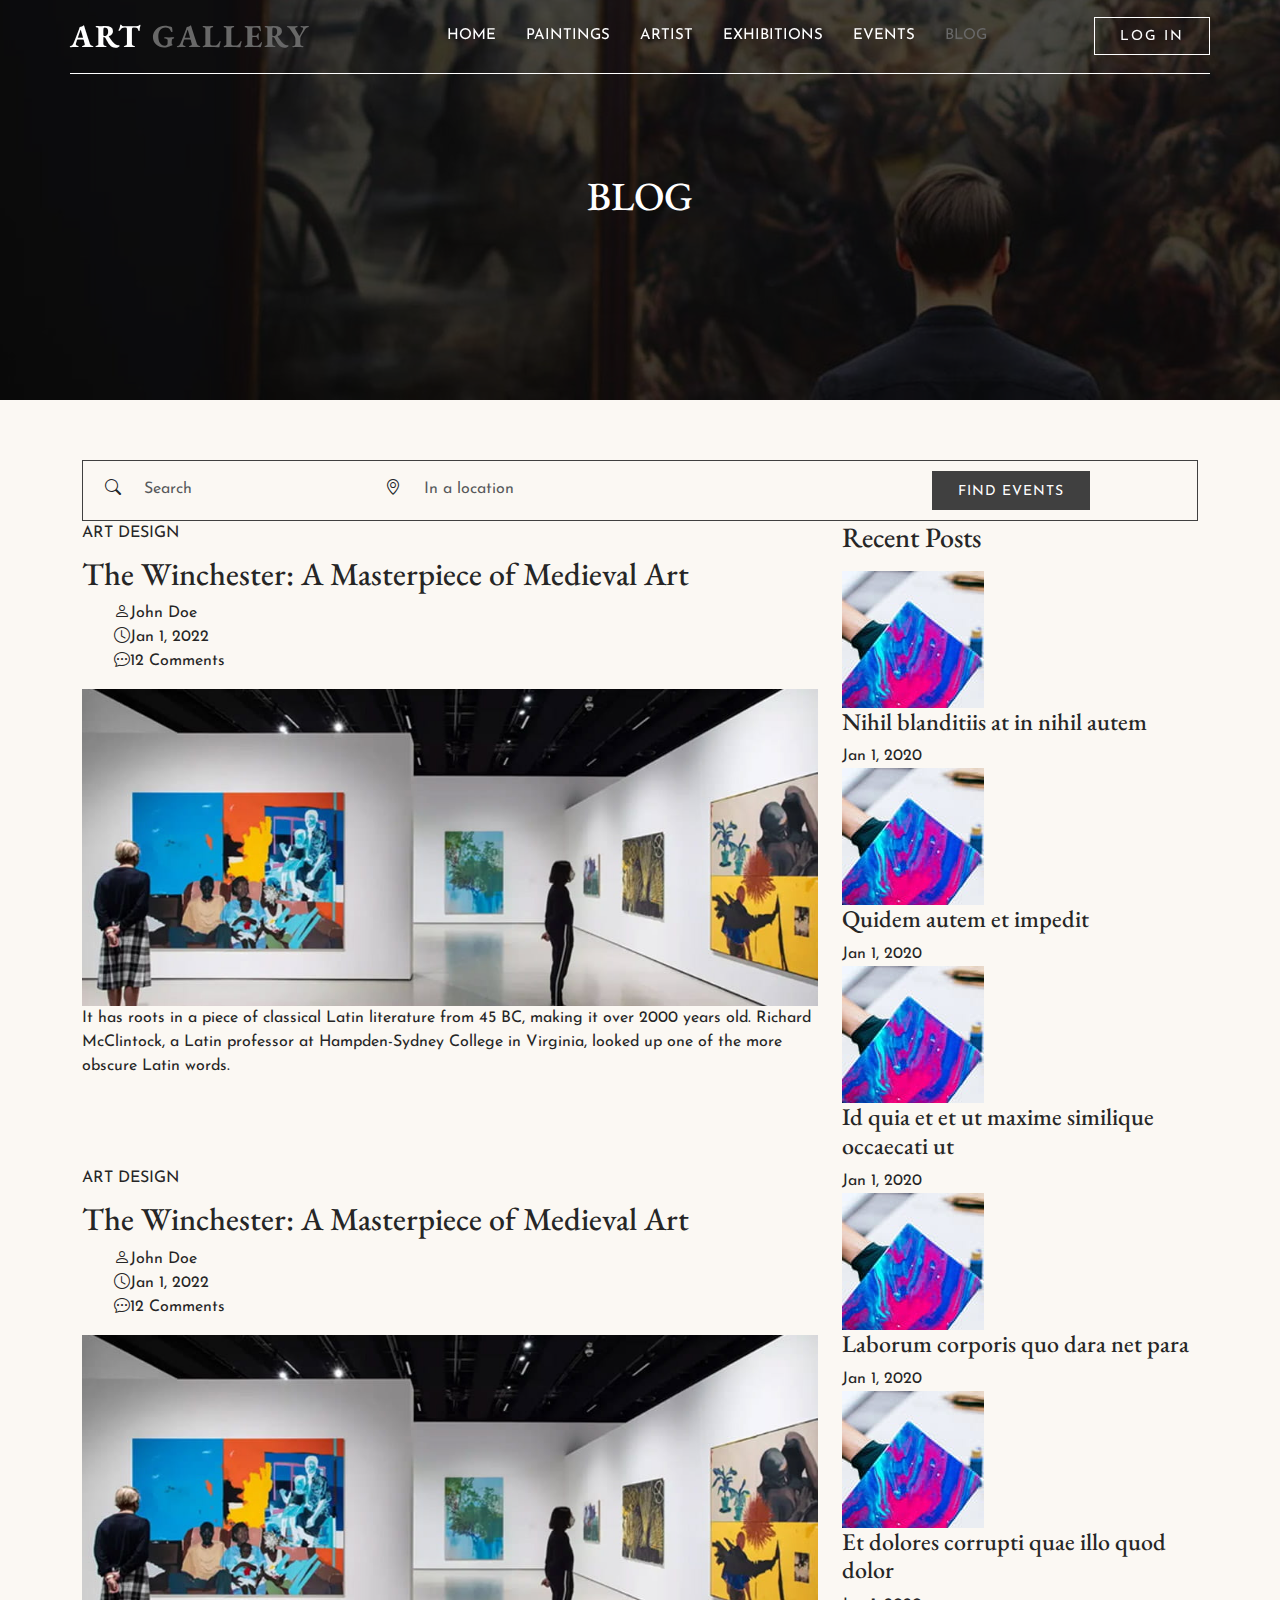
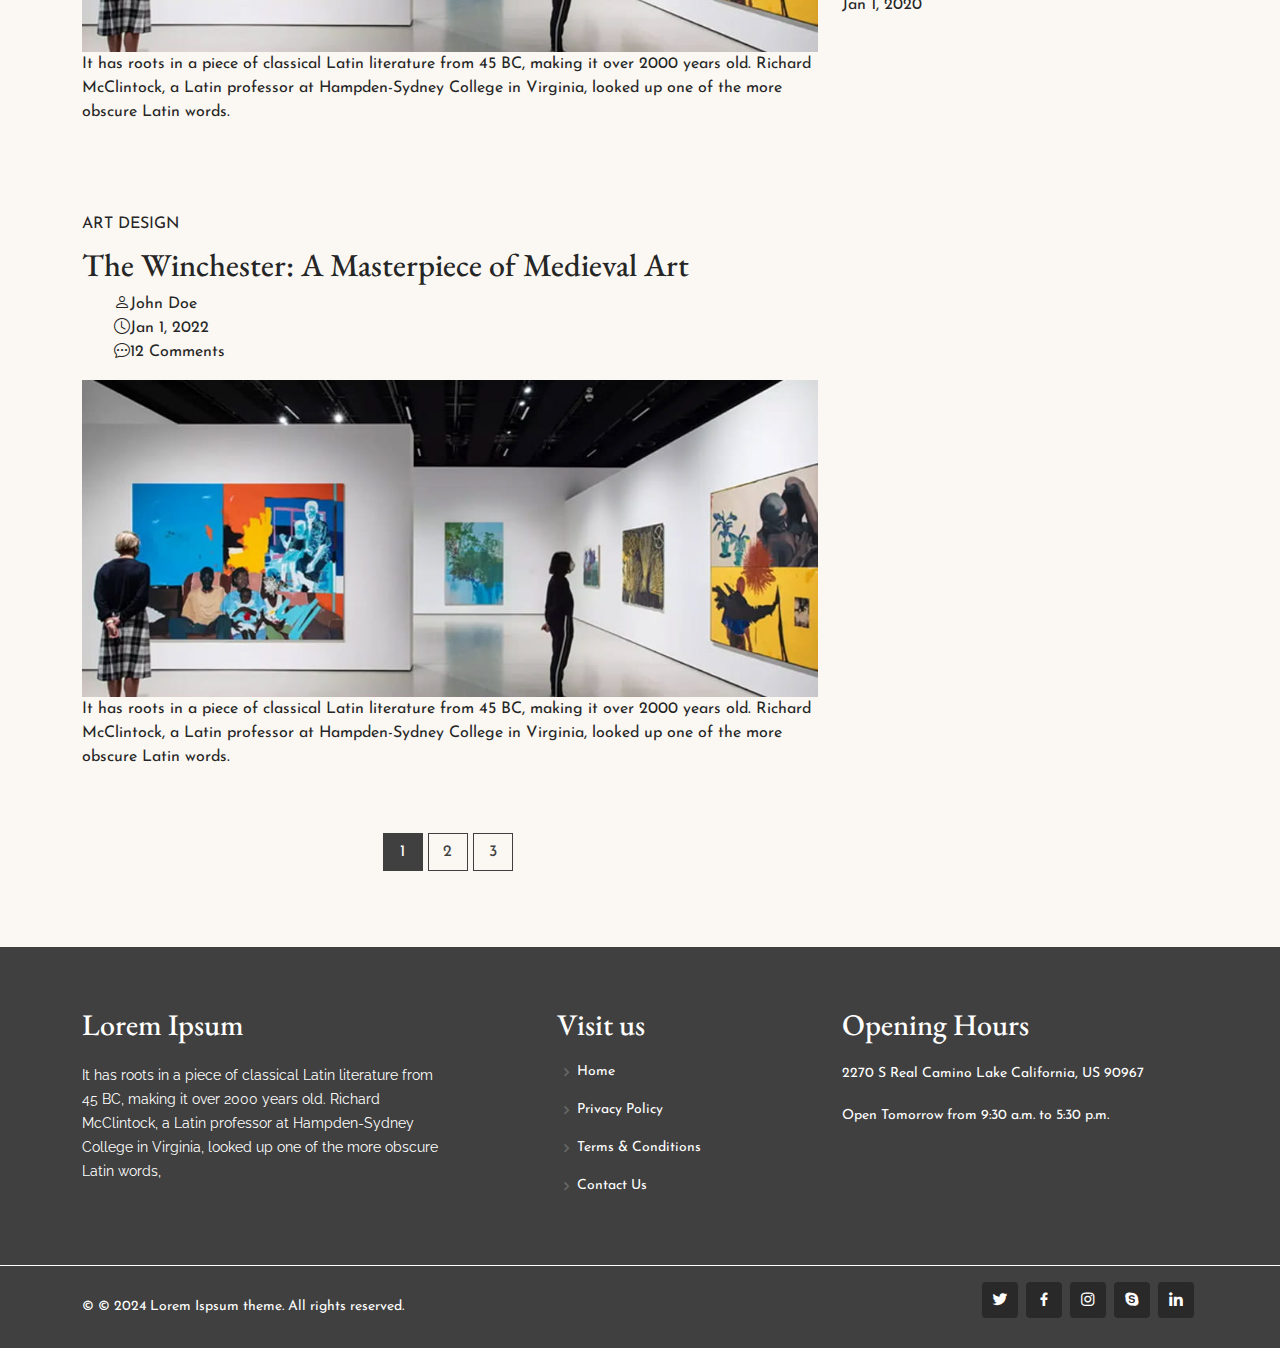
<file: events.html>
<!DOCTYPE html>
<html lang="en">

<head>
  <meta charset="utf-8">
  <meta content="width=device-width, initial-scale=1.0" name="viewport">

  <title>Inner Page events</title>
  <meta content="" name="description">
  <meta content="" name="keywords">

  <!-- Favicons -->
  <link href="assets/img/favicon.png" rel="icon">
  <link href="assets/img/apple-touch-icon.png" rel="apple-touch-icon">

  <!-- Google Fonts -->
  <link href="https://fonts.googleapis.com/css?family=Open+Sans:300,300i,400,400i,600,600i,700,700i|Raleway:300,300i,400,400i,500,500i,600,600i,700,700i|Poppins:300,300i,400,400i,500,500i,600,600i,700,700i" rel="stylesheet">

  <!-- Vendor CSS Files -->
  <link href="assets/vendor/aos/aos.css" rel="stylesheet">
  <link href="assets/vendor/bootstrap/css/bootstrap.min.css" rel="stylesheet">
  <link href="assets/vendor/bootstrap-icons/bootstrap-icons.css" rel="stylesheet">
  <link href="assets/vendor/boxicons/css/boxicons.min.css" rel="stylesheet">
  <link href="assets/vendor/glightbox/css/glightbox.min.css" rel="stylesheet">
  <link href="assets/vendor/remixicon/remixicon.css" rel="stylesheet">
  <link href="assets/vendor/swiper/swiper-bundle.min.css" rel="stylesheet">

  <!-- Template Main CSS File -->
  <link href="assets/css/style.css" rel="stylesheet">

  <!-- =======================================================
  * Template Name: Gp
  * Template URL: https://bootstrapmade.com/gp-free-multipurpose-html-bootstrap-template/
  * Updated: Mar 17 2024 with Bootstrap v5.3.3
  * Author: BootstrapMade.com
  * License: https://bootstrapmade.com/license/
  ======================================================== -->
</head>

<body>

  <!-- ======= Header ======= -->
  <header id="header" class="fixed-top ">
    <div class="container d-flex align-items-center justify-content-lg-between">

     <h1 class="logo me-auto me-lg-0"><a href="index.html">Art<span> Gallery</span></a></h1>  
      <!-- Uncomment below if you prefer to use an image logo -->
      <!-- <a href="index.html" class="logo me-auto me-lg-0"><img src="assets/img/logo.png" alt="" class="img-fluid"></a>-->

      <nav id="navbar" class="navbar order-last order-lg-0">
        <ul>
          <li><a class="nav-link scrollto " href="#">Home</a></li> 
          <li><a class="nav-link scrollto" href="#">Paintings</a></li>
          <li><a class="nav-link scrollto " href="#">Artist</a></li>
          <li><a class="nav-link scrollto " href="#">Exhibitions</a></li>
          <li><a class="nav-link scrollto" href="#">Events</a></li>
       <!--   <li class="dropdown"><a href="#"><span>Drop Down</span> <i class="bi bi-chevron-down"></i></a>
            <ul>
              <li><a href="#">Drop Down 1</a></li>
              <li class="dropdown"><a href="#"><span>Deep Drop Down</span> <i class="bi bi-chevron-right"></i></a>
                <ul>
                  <li><a href="#">Deep Drop Down 1</a></li>
                  <li><a href="#">Deep Drop Down 2</a></li>
                  <li><a href="#">Deep Drop Down 3</a></li>
                  <li><a href="#">Deep Drop Down 4</a></li>
                  <li><a href="#">Deep Drop Down 5</a></li>
                </ul>
              </li>
              <li><a href="#">Drop Down 2</a></li>
              <li><a href="#">Drop Down 3</a></li>
              <li><a href="#">Drop Down 4</a></li>
            </ul>
          </li>-->
          <li><a class="nav-link scrollto active" href="#">Blog</a></li>
        </ul>
        <i class="bi bi-list mobile-nav-toggle"></i>
      </nav><!-- .navbar -->

      <a href="#about" class="get-started-btn scrollto">LOG IN</a>

    </div>
  </header><!-- End Header -->

   <!-- ======= Hero Section ======= -->
  <section class="heroInner"  style="background-image: url(assets/img/innerBanner.jpg)">
   <h1>BLOG</h1>
  </section><!-- End Hero -->

  <main id="main">

    <!-- ======= About Section ======= -->
    <section id="events" class="events section-bg">
      <div class="container" data-aos="fade-up">
    <div class="eventSearch">
          <div class="row">
            <div class="col-md-3"><div class="input-group">
  <span class="input-group-text" id="basic-addon1"><i class="bi bi-search"></i></span>
  <input type="text" class="form-control" placeholder="Search" >
</div></div>
         <div class="col-md-6"><div class="input-group ">
  <span class="input-group-text" id="basic-addon1"><i class="bi bi-geo-alt"></i></span>
  <input type="text" class="form-control" placeholder="In a location" >
</div></div>
               <div class="col-md-3"><a href="#" class="btnSryle2">FIND EVENTS</a></div>
        </div>
          
          </div>
   
   <div class="row">
          <div class="col-md-8" data-aos="fade-left" data-aos-delay="100">
                      <div class="row gy-4 posts-list">

              <div class="col-lg-12 mb-5">
                <article class="d-flex flex-column">

                 
                    <p class="catB">ART DESIGN</p>
                  <h2 class="title">
                    <a href="blog-details.html">The Winchester: A Masterpiece of Medieval Art</a>
                  </h2>

                  <div class="meta-top">
                    <ul>
                      <li class="d-flex align-items-center"><i class="bi bi-person"></i> <a href="blog-details.html">John Doe</a></li>
                      <li class="d-flex align-items-center"><i class="bi bi-clock"></i> <a href="blog-details.html"><time datetime="2022-01-01">Jan 1, 2022</time></a></li>
                      <li class="d-flex align-items-center"><i class="bi bi-chat-dots"></i> <a href="blog-details.html">12 Comments</a></li>
                    </ul>
                  </div>
 <div class="post-img">
                    <img src="assets/img/blog/blog-1.jpg" alt="" class="img-fluid">
                  </div>
                  <div class="content">
                    <p>
                     It has roots in a piece of classical Latin literature from 45 BC, making it over 2000 years old. Richard McClintock, a Latin professor at Hampden-Sydney College in Virginia, looked up one of the more obscure Latin words.
                    </p>
                  </div>
 

                </article>
              </div><!-- End post list item -->

                    <div class="col-lg-12 mb-5">
                <article class="d-flex flex-column">

                 
                    <p class="catB">ART DESIGN</p>
                  <h2 class="title">
                    <a href="blog-details.html">The Winchester: A Masterpiece of Medieval Art</a>
                  </h2>

                  <div class="meta-top">
                    <ul>
                      <li class="d-flex align-items-center"><i class="bi bi-person"></i> <a href="blog-details.html">John Doe</a></li>
                      <li class="d-flex align-items-center"><i class="bi bi-clock"></i> <a href="blog-details.html"><time datetime="2022-01-01">Jan 1, 2022</time></a></li>
                      <li class="d-flex align-items-center"><i class="bi bi-chat-dots"></i> <a href="blog-details.html">12 Comments</a></li>
                    </ul>
                  </div>
 <div class="post-img">
                    <img src="assets/img/blog/blog-1.jpg" alt="" class="img-fluid">
                  </div>
                  <div class="content">
                    <p>
                     It has roots in a piece of classical Latin literature from 45 BC, making it over 2000 years old. Richard McClintock, a Latin professor at Hampden-Sydney College in Virginia, looked up one of the more obscure Latin words.
                    </p>
                  </div>
 

                </article>
              </div><!-- End post list item -->
   <div class="col-lg-12 mb-5">
                <article class="d-flex flex-column">

                 
                    <p class="catB">ART DESIGN</p>
                  <h2 class="title">
                    <a href="blog-details.html">The Winchester: A Masterpiece of Medieval Art</a>
                  </h2>

                  <div class="meta-top">
                    <ul>
                      <li class="d-flex align-items-center"><i class="bi bi-person"></i> <a href="blog-details.html">John Doe</a></li>
                      <li class="d-flex align-items-center"><i class="bi bi-clock"></i> <a href="blog-details.html"><time datetime="2022-01-01">Jan 1, 2022</time></a></li>
                      <li class="d-flex align-items-center"><i class="bi bi-chat-dots"></i> <a href="blog-details.html">12 Comments</a></li>
                    </ul>
                  </div>
 <div class="post-img">
                    <img src="assets/img/blog/blog-1.jpg" alt="" class="img-fluid">
                  </div>
                  <div class="content">
                    <p>
                     It has roots in a piece of classical Latin literature from 45 BC, making it over 2000 years old. Richard McClintock, a Latin professor at Hampden-Sydney College in Virginia, looked up one of the more obscure Latin words.
                    </p>
                  </div>
 

                </article>
              </div><!-- End post list item -->

            </div><!-- End blog posts list -->

<div class="artistNamePageNumber">
         <p class="d-flex justify-content-center flex-wrap">
  <a href="#" class="active">1</a>
  <a href="#">2</a>
  <a href="#">3</a> 
</p>

          </div>

    
        </div>
          <div class="col-md-4">
             <div class="sidebar">

      

              <div class="sidebar-item recent-posts">
                <h3 class="sidebar-title">Recent Posts</h3>

                <div class="mt-3">

                  <div class="post-item mt-3">
                    <img src="assets/img/blog/thumbnail1.jpg" alt="" class="flex-shrink-0">
                    <div>
                      <h4><a href="blog-post.html">Nihil blanditiis at in nihil autem</a></h4>
                      <time datetime="2020-01-01">Jan 1, 2020</time>
                    </div>
                  </div><!-- End recent post item-->

                  <div class="post-item">
                    <img src="assets/img/blog/thumbnail1.jpg" alt="" class="flex-shrink-0">
                    <div>
                      <h4><a href="blog-post.html">Quidem autem et impedit</a></h4>
                      <time datetime="2020-01-01">Jan 1, 2020</time>
                    </div>
                  </div><!-- End recent post item-->

                  <div class="post-item">
                    <img src="assets/img/blog/thumbnail1.jpg" alt="" class="flex-shrink-0">
                    <div>
                      <h4><a href="blog-post.html">Id quia et et ut maxime similique occaecati ut</a></h4>
                      <time datetime="2020-01-01">Jan 1, 2020</time>
                    </div>
                  </div><!-- End recent post item-->

                  <div class="post-item">
                    <img src="assets/img/blog/thumbnail1.jpg" alt="" class="flex-shrink-0">
                    <div>
                      <h4><a href="blog-post.html">Laborum corporis quo dara net para</a></h4>
                      <time datetime="2020-01-01">Jan 1, 2020</time>
                    </div>
                  </div><!-- End recent post item-->

                  <div class="post-item">
                    <img src="assets/img/blog/thumbnail1.jpg" alt="" class="flex-shrink-0">
                    <div>
                      <h4><a href="blog-post.html">Et dolores corrupti quae illo quod dolor</a></h4>
                      <time datetime="2020-01-01">Jan 1, 2020</time>
                    </div>
                  </div><!-- End recent post item-->

                </div>

              </div><!-- End sidebar recent posts-->

             
          </div>
       </div>
                 
      </div>
        </div>
    </section><!-- End artist Section -->

 
  </main><!-- End #main -->

  <!-- ======= Footer ======= -->
  <footer id="footer">
    <div class="footer-top">
      <div class="container">
        <div class="row justify-content-between">

          <div class="col-lg-4 ">
            <div class="footer-info">
              <h4>Lorem Ipsum</h4>
              <p>
               It has roots in a piece of classical Latin literature from 45 BC, making it over 2000 years old. Richard McClintock, a Latin professor at Hampden-Sydney College in Virginia, looked up one of the more obscure Latin words,
              </p>
        
            </div>
          </div>

          <div class="col-lg-2  footer-links">
            <h4>Visit us</h4>
            <ul>
              <li><i class="bx bx-chevron-right"></i> <a href="#">Home</a></li>
              <li><i class="bx bx-chevron-right"></i> <a href="#">Privacy Policy</a></li>
              <li><i class="bx bx-chevron-right"></i> <a href="#">Terms & Conditions</a></li>
              <li><i class="bx bx-chevron-right"></i> <a href="#">Contact Us</a></li>
            </ul>
          </div>

          <div class="col-lg-4 footer-links">
            <h4>Opening Hours</h4>
            <p>2270 S Real Camino Lake
California, US 90967
<br><br>
Open Tomorrow
from 9:30 a.m. to 5:30 p.m.</p>
          </div>


        </div>
      </div>
    </div>

    <div class="container">
        <div class="d-md-flex justify-content-between">
      <div class="copyright">
        &copy; © 2024 Lorem Ispsum theme. All rights reserved.
      </div>
              <div class="social-links mt-3">
                <a href="#" class="twitter"><i class="bx bxl-twitter"></i></a>
                <a href="#" class="facebook"><i class="bx bxl-facebook"></i></a>
                <a href="#" class="instagram"><i class="bx bxl-instagram"></i></a>
                <a href="#" class="google-plus"><i class="bx bxl-skype"></i></a>
                <a href="#" class="linkedin"><i class="bx bxl-linkedin"></i></a>
              </div>
</div>
    </div>
  </footer><!-- End Footer -->

  <div id="preloader"></div>
  <a href="#" class="back-to-top d-flex align-items-center justify-content-center"><i class="bi bi-arrow-up-short"></i></a>

  <!-- Vendor JS Files -->
  <script src="assets/vendor/purecounter/purecounter_vanilla.js"></script>
  <script src="assets/vendor/aos/aos.js"></script>
  <script src="assets/vendor/bootstrap/js/bootstrap.bundle.min.js"></script>
  <script src="assets/vendor/glightbox/js/glightbox.min.js"></script>
  <script src="assets/vendor/isotope-layout/isotope.pkgd.min.js"></script>
  <script src="assets/vendor/swiper/swiper-bundle.min.js"></script>
  <script src="assets/vendor/php-email-form/validate.js"></script>

  <!-- Template Main JS File -->
  <script src="assets/js/main.js"></script>

</body>

</html>
</file>
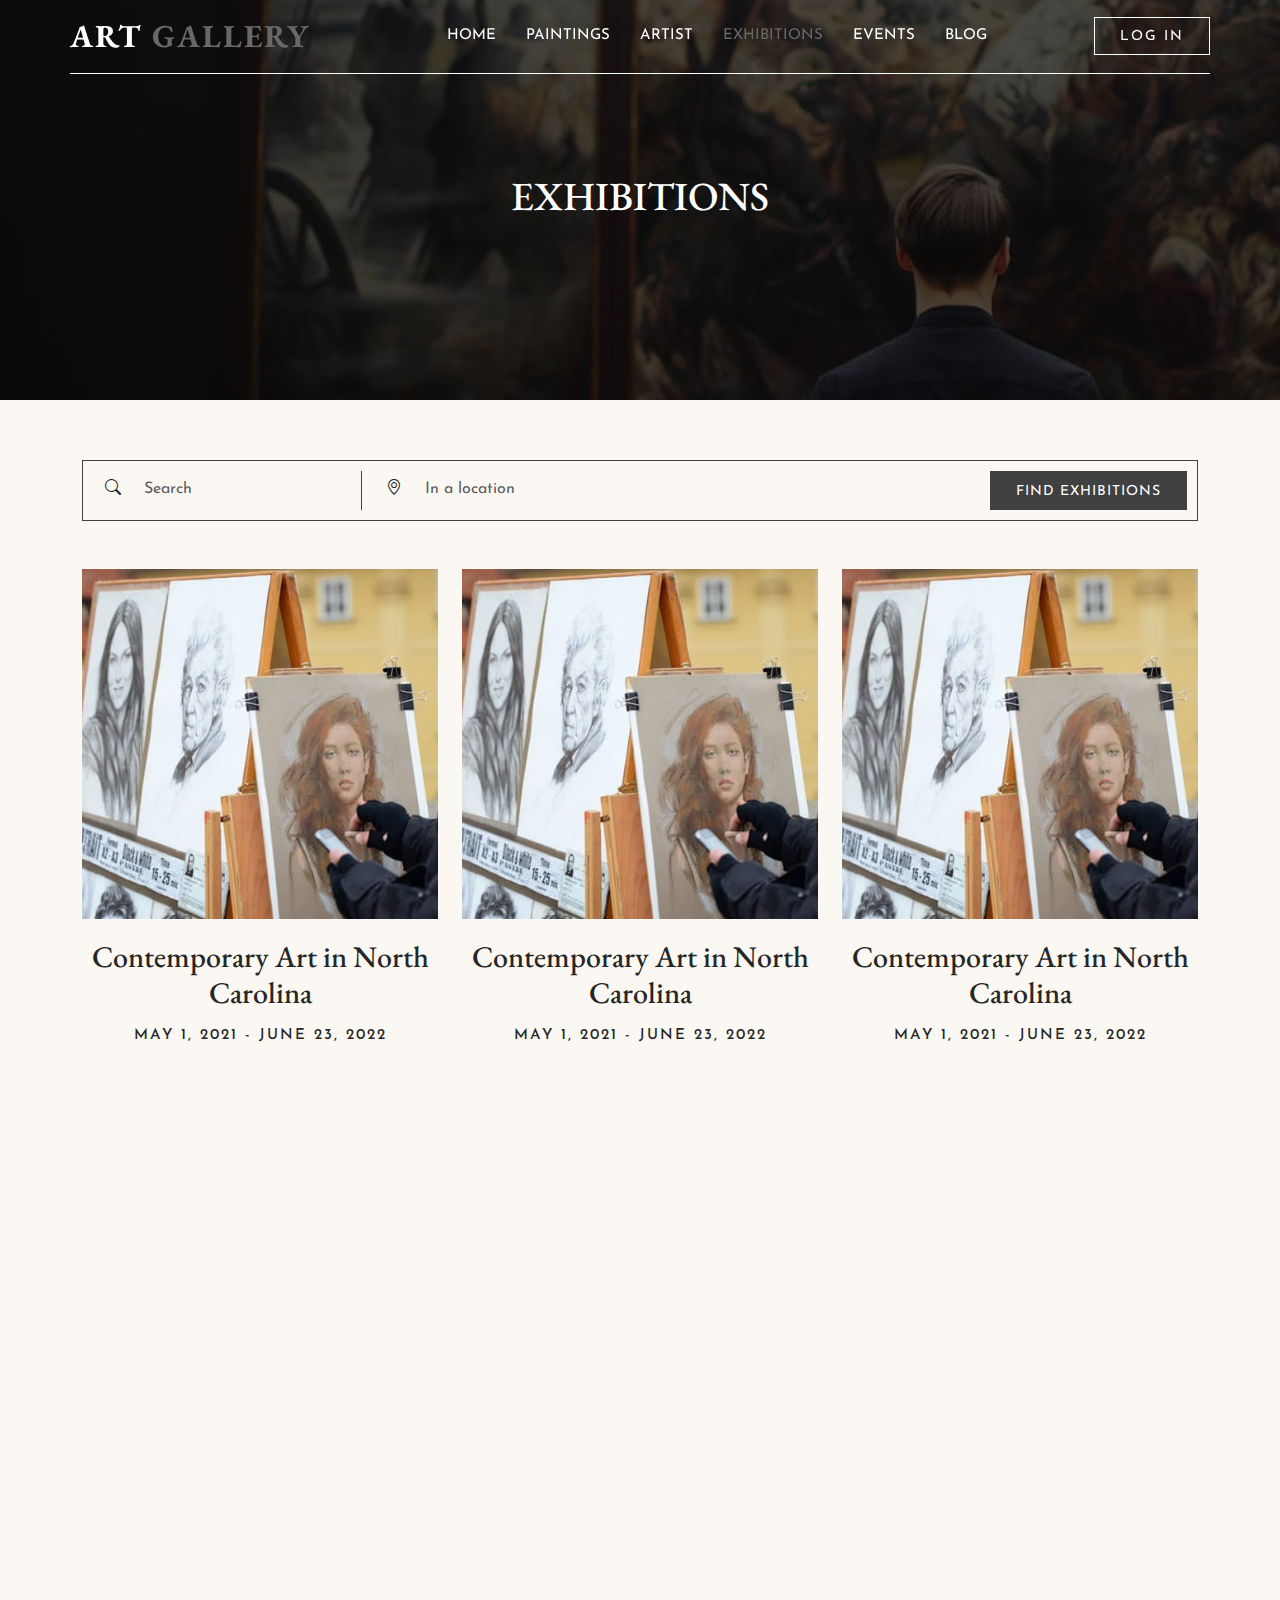
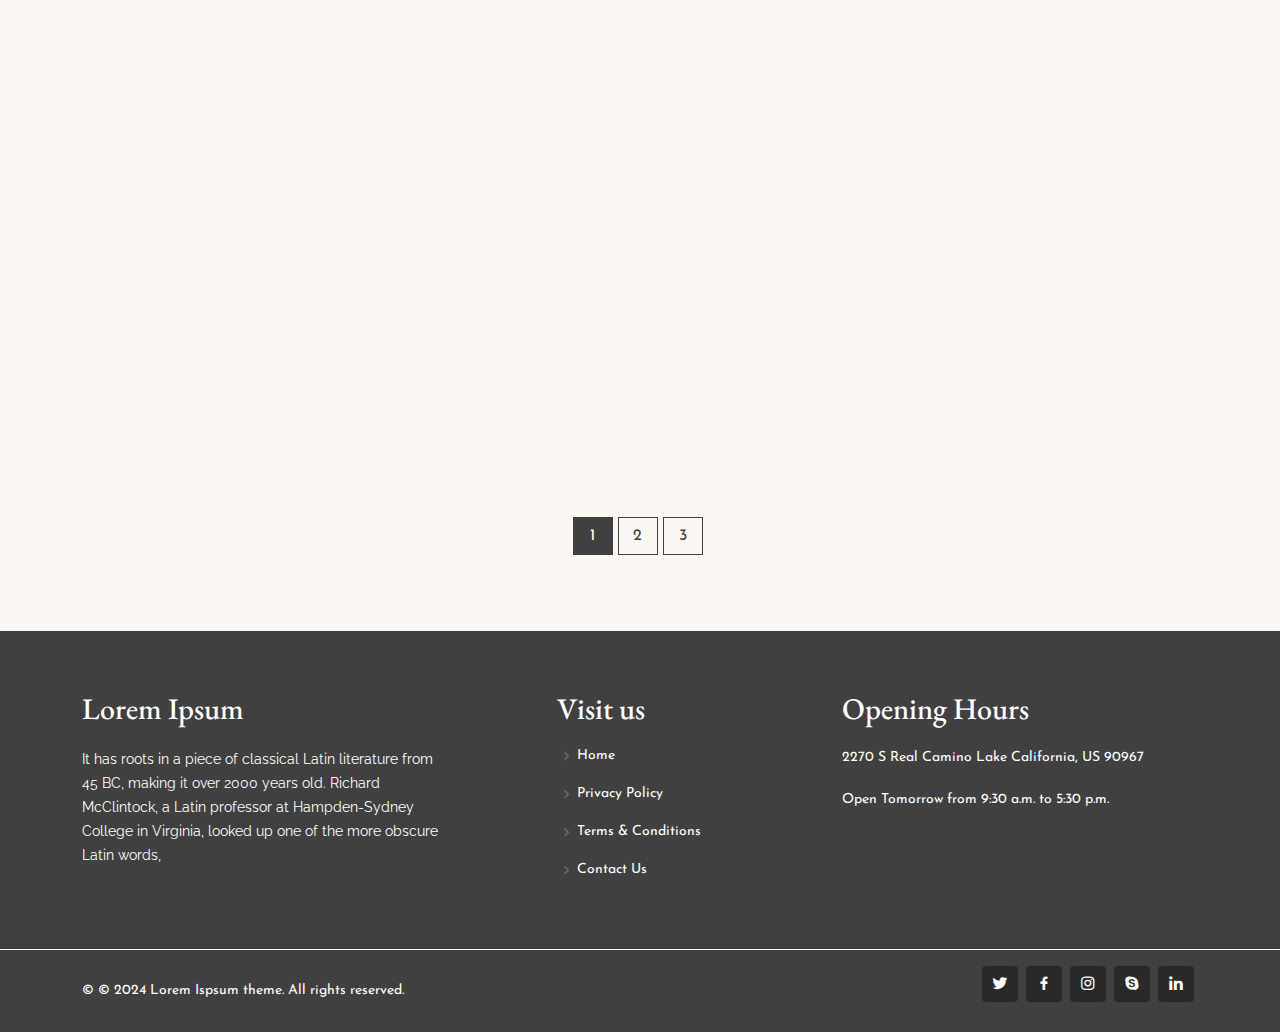
<file: exhibitions.html>
<!DOCTYPE html>
<html lang="en">

<head>
  <meta charset="utf-8">
  <meta content="width=device-width, initial-scale=1.0" name="viewport">

  <title>Inner Page events</title>
  <meta content="" name="description">
  <meta content="" name="keywords">

  <!-- Favicons -->
  <link href="assets/img/favicon.png" rel="icon">
  <link href="assets/img/apple-touch-icon.png" rel="apple-touch-icon">

  <!-- Google Fonts -->
  <link href="https://fonts.googleapis.com/css?family=Open+Sans:300,300i,400,400i,600,600i,700,700i|Raleway:300,300i,400,400i,500,500i,600,600i,700,700i|Poppins:300,300i,400,400i,500,500i,600,600i,700,700i" rel="stylesheet">

  <!-- Vendor CSS Files -->
  <link href="assets/vendor/aos/aos.css" rel="stylesheet">
  <link href="assets/vendor/bootstrap/css/bootstrap.min.css" rel="stylesheet">
  <link href="assets/vendor/bootstrap-icons/bootstrap-icons.css" rel="stylesheet">
  <link href="assets/vendor/boxicons/css/boxicons.min.css" rel="stylesheet">
  <link href="assets/vendor/glightbox/css/glightbox.min.css" rel="stylesheet">
  <link href="assets/vendor/remixicon/remixicon.css" rel="stylesheet">
  <link href="assets/vendor/swiper/swiper-bundle.min.css" rel="stylesheet">

  <!-- Template Main CSS File -->
  <link href="assets/css/style.css" rel="stylesheet">

  <!-- =======================================================
  * Template Name: Gp
  * Template URL: https://bootstrapmade.com/gp-free-multipurpose-html-bootstrap-template/
  * Updated: Mar 17 2024 with Bootstrap v5.3.3
  * Author: BootstrapMade.com
  * License: https://bootstrapmade.com/license/
  ======================================================== -->
</head>

<body>

  <!-- ======= Header ======= -->
  <header id="header" class="fixed-top ">
    <div class="container d-flex align-items-center justify-content-lg-between">

     <h1 class="logo me-auto me-lg-0"><a href="index.html">Art<span> Gallery</span></a></h1>  
      <!-- Uncomment below if you prefer to use an image logo -->
      <!-- <a href="index.html" class="logo me-auto me-lg-0"><img src="assets/img/logo.png" alt="" class="img-fluid"></a>-->

      <nav id="navbar" class="navbar order-last order-lg-0">
        <ul>
          <li><a class="nav-link scrollto " href="#">Home</a></li> 
          <li><a class="nav-link scrollto" href="#">Paintings</a></li>
          <li><a class="nav-link scrollto " href="#">Artist</a></li>
          <li><a class="nav-link scrollto active" href="#">Exhibitions</a></li>
          <li><a class="nav-link scrollto" href="#">Events</a></li>
       <!--   <li class="dropdown"><a href="#"><span>Drop Down</span> <i class="bi bi-chevron-down"></i></a>
            <ul>
              <li><a href="#">Drop Down 1</a></li>
              <li class="dropdown"><a href="#"><span>Deep Drop Down</span> <i class="bi bi-chevron-right"></i></a>
                <ul>
                  <li><a href="#">Deep Drop Down 1</a></li>
                  <li><a href="#">Deep Drop Down 2</a></li>
                  <li><a href="#">Deep Drop Down 3</a></li>
                  <li><a href="#">Deep Drop Down 4</a></li>
                  <li><a href="#">Deep Drop Down 5</a></li>
                </ul>
              </li>
              <li><a href="#">Drop Down 2</a></li>
              <li><a href="#">Drop Down 3</a></li>
              <li><a href="#">Drop Down 4</a></li>
            </ul>
          </li>-->
          <li><a class="nav-link scrollto" href="#">Blog</a></li>
        </ul>
        <i class="bi bi-list mobile-nav-toggle"></i>
      </nav><!-- .navbar -->

      <a href="#about" class="get-started-btn scrollto">LOG IN</a>

    </div>
  </header><!-- End Header -->

   <!-- ======= Hero Section ======= -->
  <section class="heroInner"  style="background-image: url(assets/img/innerBanner.jpg)">
   <h1 class="text-uppercase">Exhibitions</h1>
  </section><!-- End Hero -->

  <main id="main">

    <!-- ======= About Section ======= -->
    <section id="events" class="events section-bg">
      <div class="container" data-aos="fade-up">
    <div class="eventSearch mb-5">
          <div class="row">
            <div class="col-md-3"><div class="input-group">
  <span class="input-group-text" id="basic-addon1"><i class="bi bi-search"></i></span>
  <input type="text" class="form-control" placeholder="Search" >
</div></div>
         <div class="col-md-6 border-left"><div class="input-group ">
  <span class="input-group-text" id="basic-addon1"><i class="bi bi-geo-alt"></i></span>
  <input type="text" class="form-control" placeholder="In a location" >
</div></div>
               <div class="col-md-3 text-start text-md-end"><a href="#" class="btnSryle2">FIND Exhibitions</a></div>
        </div>
          
          </div>
 
   <div class="row mt-5 mb-4">
          <div class="col-md-4 mb-4" data-aos="fade-left" data-aos-delay="100">
      
            <div class="listexibition">
              <div class="cardImage">
                <div class="imgC"><img src="assets/img/portfolio/portfolio-1.jpg"></div>
                <div class="cardCon">
                  <h5 class="mb-3">Contemporary Art in North Carolina</h5>
                   <h4>May 1, 2021 - June 23, 2022</h4>
                   
                </div>
            </div>
            </div>
 
       </div> 
       <div class="col-md-4 mb-4" data-aos="fade-left" data-aos-delay="100">
      
        <div class="listexibition">
          <div class="cardImage">
            <div class="imgC"><img src="assets/img/portfolio/portfolio-1.jpg"></div>
            <div class="cardCon">
              <h5 class="mb-3">Contemporary Art in North Carolina</h5>
               <h4>May 1, 2021 - June 23, 2022</h4>
               
            </div>
        </div>
        </div>

   </div> 
   <div class="col-md-4 mb-4" data-aos="fade-left" data-aos-delay="100">
      
    <div class="listexibition">
      <div class="cardImage">
        <div class="imgC"><img src="assets/img/portfolio/portfolio-1.jpg"></div>
        <div class="cardCon">
          <h5 class="mb-3">Contemporary Art in North Carolina</h5>
           <h4>May 1, 2021 - June 23, 2022</h4>
           
        </div>
    </div>
    </div>

</div> 
<div class="col-md-4 mb-4" data-aos="fade-left" data-aos-delay="100">
      
  <div class="listexibition">
    <div class="cardImage">
      <div class="imgC"><img src="assets/img/portfolio/portfolio-1.jpg"></div>
      <div class="cardCon">
        <h5 class="mb-3">Contemporary Art in North Carolina</h5>
         <h4>May 1, 2021 - June 23, 2022</h4>
         
      </div>
  </div>
  </div>

</div> 
<div class="col-md-4 mb-4" data-aos="fade-left" data-aos-delay="100">
      
  <div class="listexibition">
    <div class="cardImage">
      <div class="imgC"><img src="assets/img/portfolio/portfolio-1.jpg"></div>
      <div class="cardCon">
        <h5 class="mb-3">Contemporary Art in North Carolina</h5>
         <h4>May 1, 2021 - June 23, 2022</h4>
         
      </div>
  </div>
  </div>

</div> 
<div class="col-md-4 mb-4" data-aos="fade-left" data-aos-delay="100">
      
  <div class="listexibition">
    <div class="cardImage">
      <div class="imgC"><img src="assets/img/portfolio/portfolio-1.jpg"></div>
      <div class="cardCon">
        <h5 class="mb-3">Contemporary Art in North Carolina</h5>
         <h4>May 1, 2021 - June 23, 2022</h4>
         
      </div>
  </div>
  </div>

</div> 
<div class="col-md-4 mb-4" data-aos="fade-left" data-aos-delay="100">
      
  <div class="listexibition">
    <div class="cardImage">
      <div class="imgC"><img src="assets/img/portfolio/portfolio-1.jpg"></div>
      <div class="cardCon">
        <h5 class="mb-3">Contemporary Art in North Carolina</h5>
         <h4>May 1, 2021 - June 23, 2022</h4>
         
      </div>
  </div>
  </div>

</div> 
<div class="col-md-4 mb-4" data-aos="fade-left" data-aos-delay="100">
      
  <div class="listexibition">
    <div class="cardImage">
      <div class="imgC"><img src="assets/img/portfolio/portfolio-1.jpg"></div>
      <div class="cardCon">
        <h5 class="mb-3">Contemporary Art in North Carolina</h5>
         <h4>May 1, 2021 - June 23, 2022</h4>
         
      </div>
  </div>
  </div>

</div> 
   <div class="col-md-4 mb-4" data-aos="fade-left" data-aos-delay="100">
      
    <div class="listexibition">
      <div class="cardImage">
        <div class="imgC"><img src="assets/img/portfolio/portfolio-1.jpg"></div>
        <div class="cardCon">
          <h5 class="mb-3">Contemporary Art in North Carolina</h5>
           <h4>May 1, 2021 - June 23, 2022</h4>
           
        </div>
    </div>
    </div>

</div> 
 

    
     
      
       </div>
       <div class="artistNamePageNumber">
        <p class="d-flex justify-content-center flex-wrap">
 <a href="#" class="active">1</a>
 <a href="#">2</a>
 <a href="#">3</a> 
</p>

         </div>            
      </div>
    
    </section><!-- End artist Section -->

 
  </main><!-- End #main -->

  <!-- ======= Footer ======= -->
  <footer id="footer">
    <div class="footer-top">
      <div class="container">
        <div class="row justify-content-between">

          <div class="col-lg-4 ">
            <div class="footer-info">
              <h4>Lorem Ipsum</h4>
              <p>
               It has roots in a piece of classical Latin literature from 45 BC, making it over 2000 years old. Richard McClintock, a Latin professor at Hampden-Sydney College in Virginia, looked up one of the more obscure Latin words,
              </p>
        
            </div>
          </div>

          <div class="col-lg-2  footer-links">
            <h4>Visit us</h4>
            <ul>
              <li><i class="bx bx-chevron-right"></i> <a href="#">Home</a></li>
              <li><i class="bx bx-chevron-right"></i> <a href="#">Privacy Policy</a></li>
              <li><i class="bx bx-chevron-right"></i> <a href="#">Terms & Conditions</a></li>
              <li><i class="bx bx-chevron-right"></i> <a href="#">Contact Us</a></li>
            </ul>
          </div>

          <div class="col-lg-4 footer-links">
            <h4>Opening Hours</h4>
            <p>2270 S Real Camino Lake
California, US 90967
<br><br>
Open Tomorrow
from 9:30 a.m. to 5:30 p.m.</p>
          </div>


        </div>
      </div>
    </div>

    <div class="container">
        <div class="d-md-flex justify-content-between">
      <div class="copyright">
        &copy; © 2024 Lorem Ispsum theme. All rights reserved.
      </div>
              <div class="social-links mt-3">
                <a href="#" class="twitter"><i class="bx bxl-twitter"></i></a>
                <a href="#" class="facebook"><i class="bx bxl-facebook"></i></a>
                <a href="#" class="instagram"><i class="bx bxl-instagram"></i></a>
                <a href="#" class="google-plus"><i class="bx bxl-skype"></i></a>
                <a href="#" class="linkedin"><i class="bx bxl-linkedin"></i></a>
              </div>
</div>
    </div>
  </footer><!-- End Footer -->

  <div id="preloader"></div>
  <a href="#" class="back-to-top d-flex align-items-center justify-content-center"><i class="bi bi-arrow-up-short"></i></a>

  <!-- Vendor JS Files -->
  <script src="assets/vendor/purecounter/purecounter_vanilla.js"></script>
  <script src="assets/vendor/aos/aos.js"></script>
  <script src="assets/vendor/bootstrap/js/bootstrap.bundle.min.js"></script>
  <script src="assets/vendor/glightbox/js/glightbox.min.js"></script>
  <script src="assets/vendor/isotope-layout/isotope.pkgd.min.js"></script>
  <script src="assets/vendor/swiper/swiper-bundle.min.js"></script>
  <script src="assets/vendor/php-email-form/validate.js"></script>

  <!-- Template Main JS File -->
  <script src="assets/js/main.js"></script>

</body>

</html>
</file>
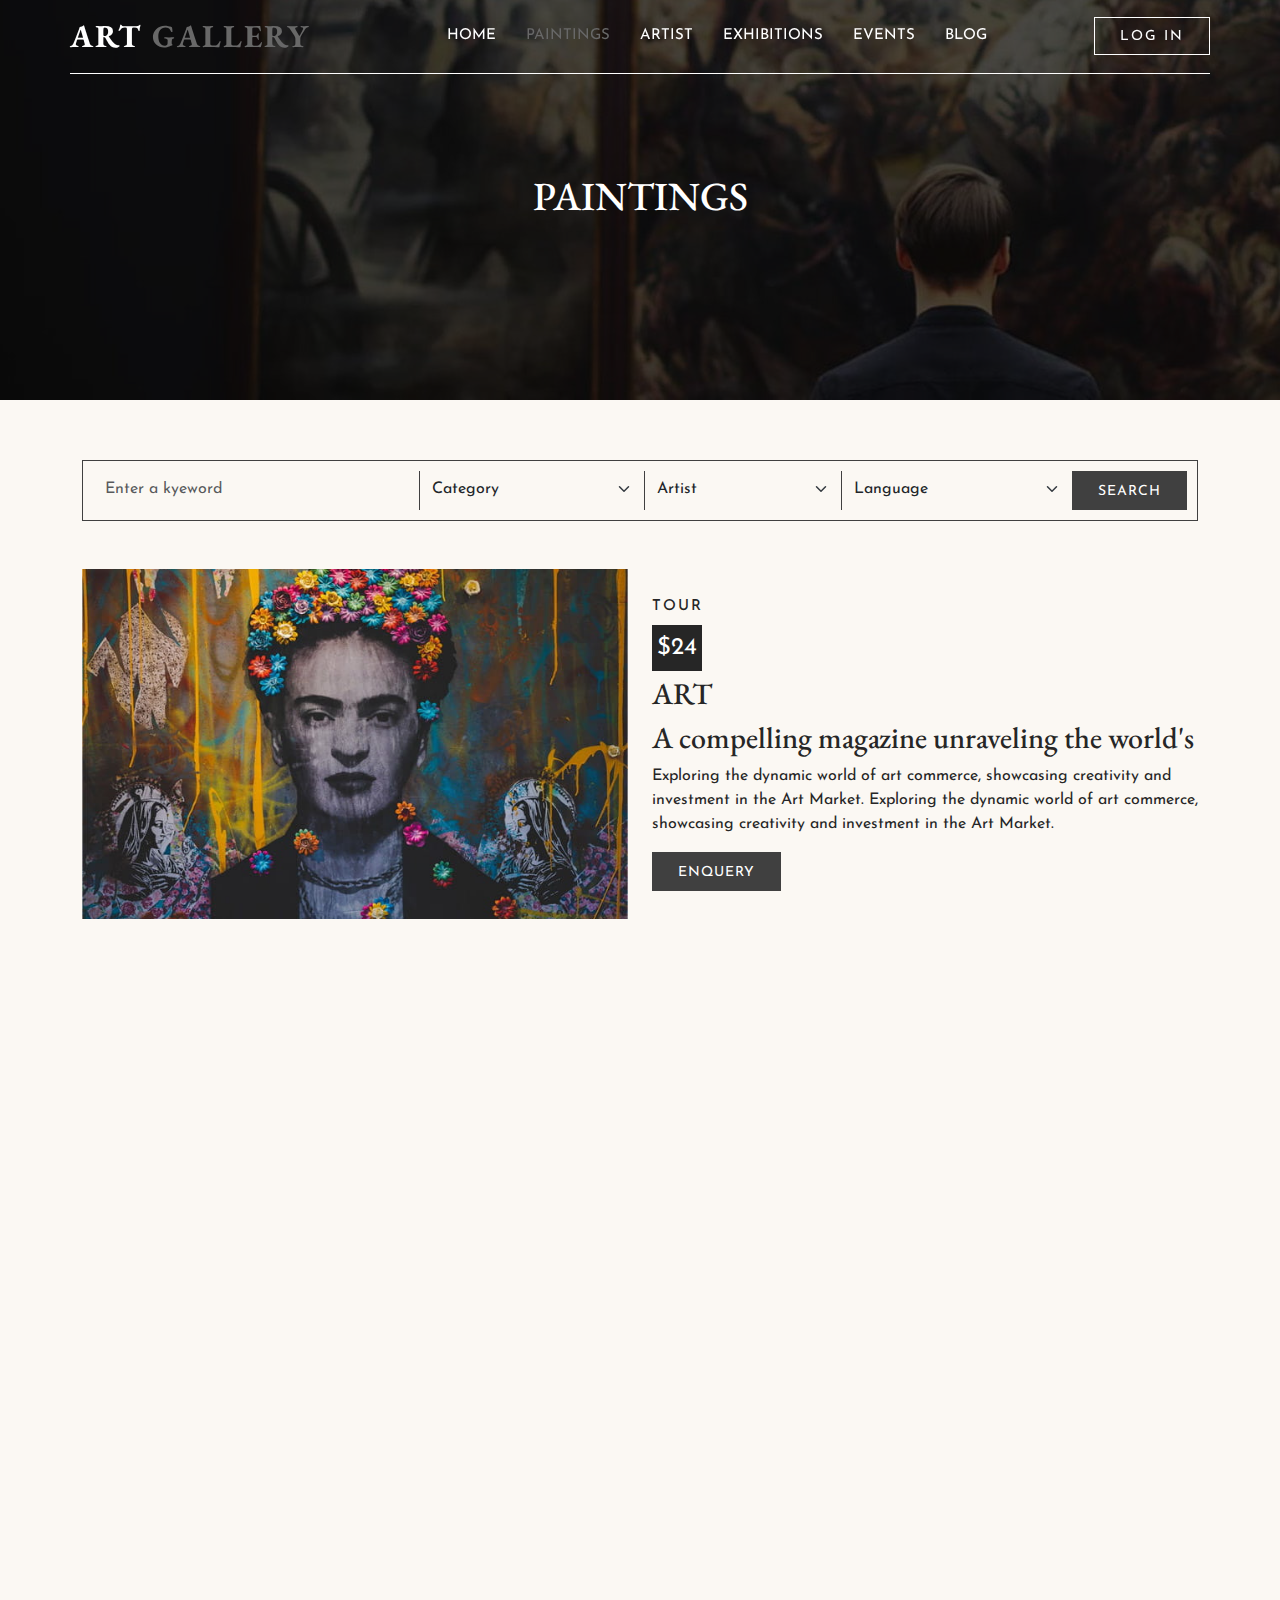
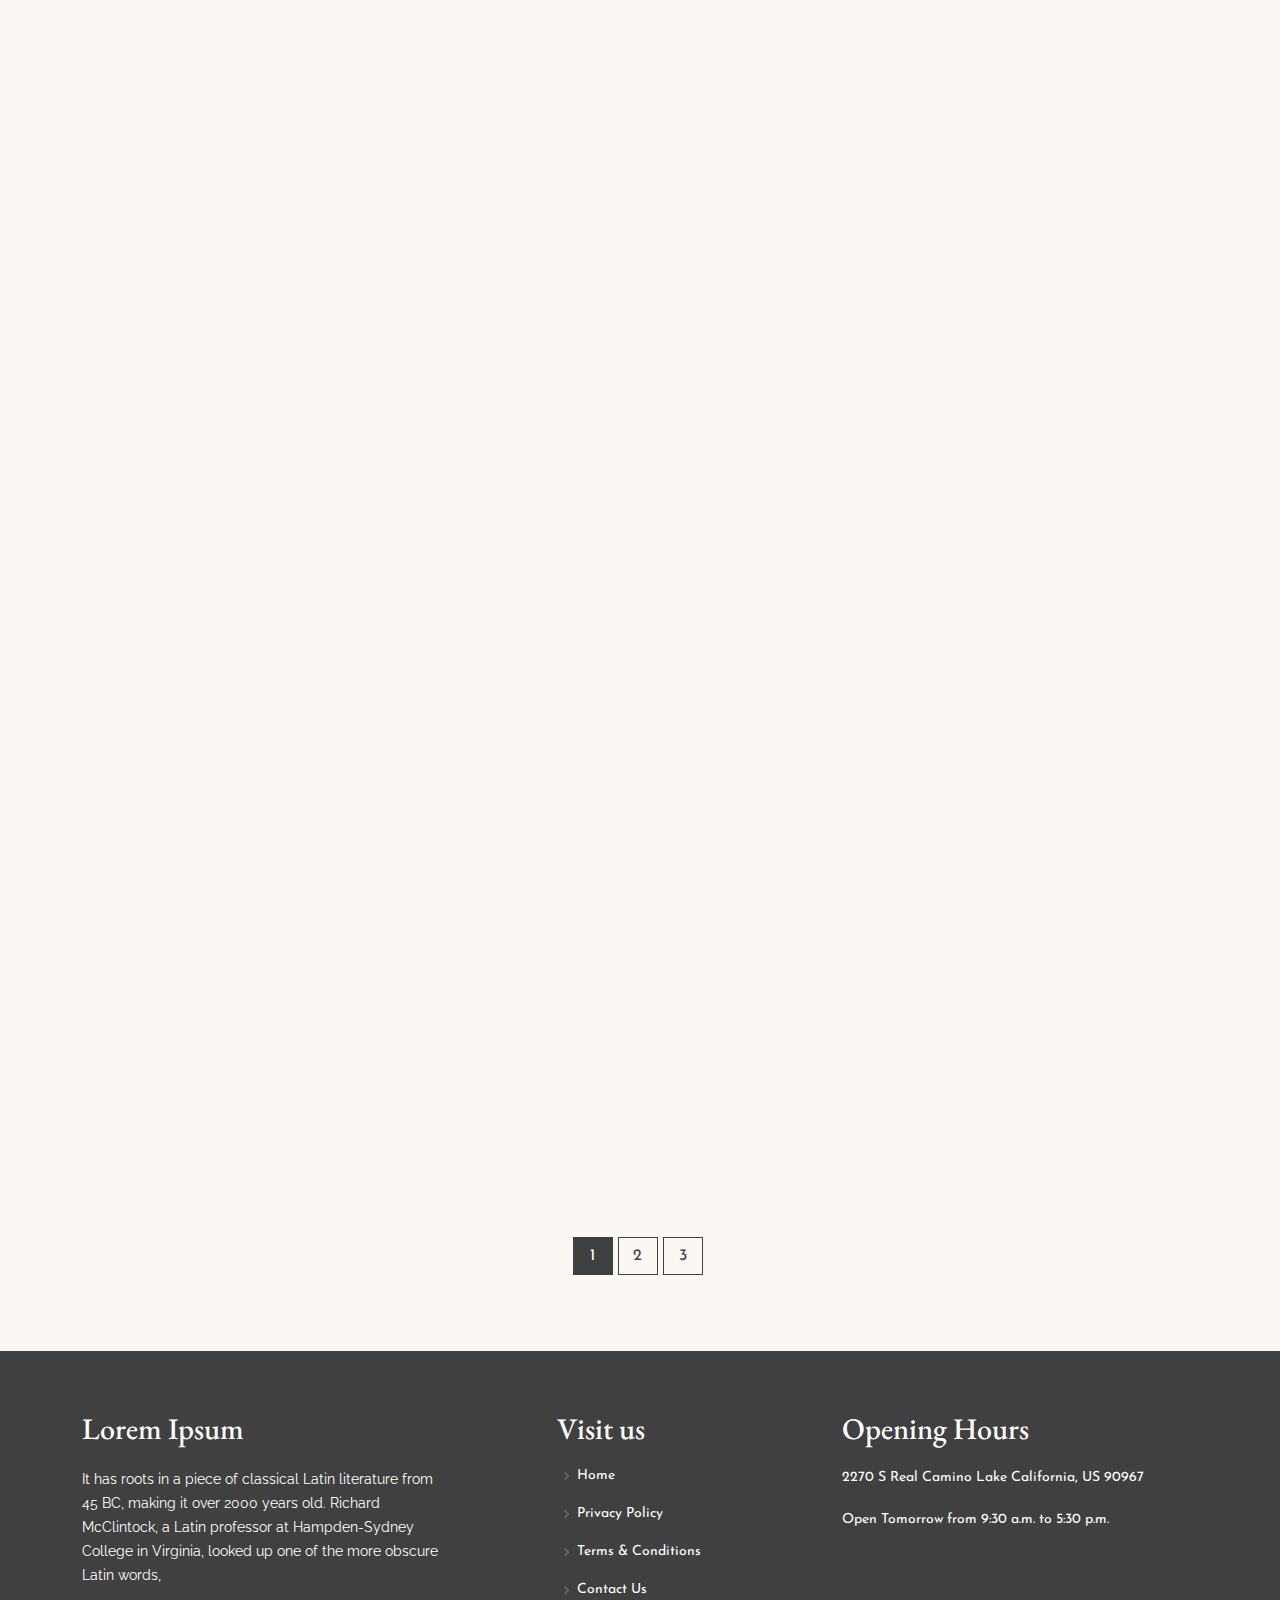
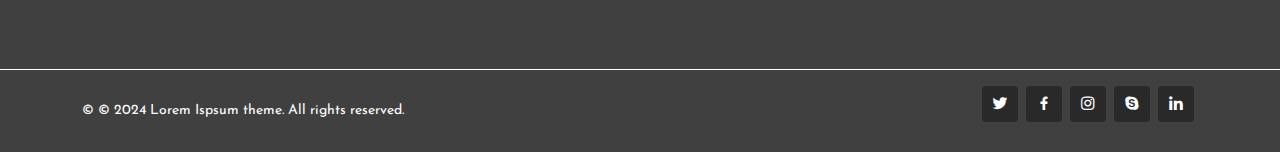
<file: paintings.html>
<!DOCTYPE html>
<html lang="en">

<head>
  <meta charset="utf-8">
  <meta content="width=device-width, initial-scale=1.0" name="viewport">

  <title>Inner Page events</title>
  <meta content="" name="description">
  <meta content="" name="keywords">

  <!-- Favicons -->
  <link href="assets/img/favicon.png" rel="icon">
  <link href="assets/img/apple-touch-icon.png" rel="apple-touch-icon">

  <!-- Google Fonts -->
  <link href="https://fonts.googleapis.com/css?family=Open+Sans:300,300i,400,400i,600,600i,700,700i|Raleway:300,300i,400,400i,500,500i,600,600i,700,700i|Poppins:300,300i,400,400i,500,500i,600,600i,700,700i" rel="stylesheet">

  <!-- Vendor CSS Files -->
  <link href="assets/vendor/aos/aos.css" rel="stylesheet">
  <link href="assets/vendor/bootstrap/css/bootstrap.min.css" rel="stylesheet">
  <link href="assets/vendor/bootstrap-icons/bootstrap-icons.css" rel="stylesheet">
  <link href="assets/vendor/boxicons/css/boxicons.min.css" rel="stylesheet">
  <link href="assets/vendor/glightbox/css/glightbox.min.css" rel="stylesheet">
  <link href="assets/vendor/remixicon/remixicon.css" rel="stylesheet">
  <link href="assets/vendor/swiper/swiper-bundle.min.css" rel="stylesheet">

  <!-- Template Main CSS File -->
  <link href="assets/css/style.css" rel="stylesheet">

  <!-- =======================================================
  * Template Name: Gp
  * Template URL: https://bootstrapmade.com/gp-free-multipurpose-html-bootstrap-template/
  * Updated: Mar 17 2024 with Bootstrap v5.3.3
  * Author: BootstrapMade.com
  * License: https://bootstrapmade.com/license/
  ======================================================== -->
</head>

<body>

  <!-- ======= Header ======= -->
  <header id="header" class="fixed-top ">
    <div class="container d-flex align-items-center justify-content-lg-between">

     <h1 class="logo me-auto me-lg-0"><a href="index.html">Art<span> Gallery</span></a></h1>  
      <!-- Uncomment below if you prefer to use an image logo -->
      <!-- <a href="index.html" class="logo me-auto me-lg-0"><img src="assets/img/logo.png" alt="" class="img-fluid"></a>-->

      <nav id="navbar" class="navbar order-last order-lg-0">
        <ul>
          <li><a class="nav-link scrollto " href="#">Home</a></li> 
          <li><a class="nav-link scrollto active" href="#">Paintings</a></li>
          <li><a class="nav-link scrollto " href="#">Artist</a></li>
          <li><a class="nav-link scrollto " href="#">Exhibitions</a></li>
          <li><a class="nav-link scrollto" href="#">Events</a></li>
       <!--   <li class="dropdown"><a href="#"><span>Drop Down</span> <i class="bi bi-chevron-down"></i></a>
            <ul>
              <li><a href="#">Drop Down 1</a></li>
              <li class="dropdown"><a href="#"><span>Deep Drop Down</span> <i class="bi bi-chevron-right"></i></a>
                <ul>
                  <li><a href="#">Deep Drop Down 1</a></li>
                  <li><a href="#">Deep Drop Down 2</a></li>
                  <li><a href="#">Deep Drop Down 3</a></li>
                  <li><a href="#">Deep Drop Down 4</a></li>
                  <li><a href="#">Deep Drop Down 5</a></li>
                </ul>
              </li>
              <li><a href="#">Drop Down 2</a></li>
              <li><a href="#">Drop Down 3</a></li>
              <li><a href="#">Drop Down 4</a></li>
            </ul>
          </li>-->
          <li><a class="nav-link scrollto" href="#">Blog</a></li>
        </ul>
        <i class="bi bi-list mobile-nav-toggle"></i>
      </nav><!-- .navbar -->

      <a href="#about" class="get-started-btn scrollto">LOG IN</a>

    </div>
  </header><!-- End Header -->

   <!-- ======= Hero Section ======= -->
  <section class="heroInner"  style="background-image: url(assets/img/innerBanner.jpg)">
   <h1 class="text-uppercase">PAINTINGS</h1>
  </section><!-- End Hero -->

  <main id="main">

    <!-- ======= About Section ======= -->
    <section id="events" class="events section-bg">
      <div class="container" data-aos="fade-up">
    <div class="eventSearch mb-5">
          <div class="d-md-flex flex-nowrap">
            <div class="  flex-fill"><div class="input-group">
  
  <input type="text" class="form-control" placeholder="Enter a kyeword" >
</div></div>
         <div class=" flex-fill  border-left"><div class="input-group ">
   
          <select class="form-select" aria-label="Default select example">
            <option selected>Category</option>
            <option value="1">One</option>
            <option value="2">Two</option>
            <option value="3">Three</option>
          </select>
</div></div>
<div class=" flex-fill  border-left"><div class="input-group ">
   
  <select class="form-select" aria-label="Default select example">
    <option selected>Artist</option>
    <option value="1">One</option>
    <option value="2">Two</option>
    <option value="3">Three</option>
  </select>
</div></div>
<div class=" flex-fill  border-left"><div class="input-group ">
   
  <select class="form-select" aria-label="Default select example">
    <option selected>Language</option>
    <option value="1">One</option>
    <option value="2">Two</option>
    <option value="3">Three</option>
  </select>
</div></div>
               <div class="align-self-end  text-start text-md-end"><a href="#" class="btnSryle2">SEARCH</a></div>
        </div>
          
          </div>
 <div class="paintingsList">
   <div class="row mt-5 mb-4">
          <div class="col-md-12 mb-4" data-aos="fade-left" data-aos-delay="100">
      
            <div class="row align-items-center">
              <div class="col-md-6"><div class="imgC"><img class="img-fluid" src="assets/img/portfolio/portfolio-7.jpg"></div></div>
                <div class="col-md-6">
                  <div class="cardCon text-start">
                    <h4 class="mb-1">TOUR</h4>
                    <div class="paintingPrice">$24</div>
                    <h5>ART</h5>
                    <h5>A compelling magazine unraveling the world's </h5>
                    <p>Exploring the dynamic world of art commerce, showcasing  creativity and investment in the Art Market. Exploring the dynamic world of art commerce, showcasing creativity and investment in the Art Market.</p>
                    <a href="#" class="btnSryle2" data-bs-toggle="modal" data-bs-target="#exampleModal">Enquery</a>
                  </div>
                </div>
           </div>
 
       </div> 
       <div class="col-md-12 mb-4" data-aos="fade-left" data-aos-delay="100">
      
        <div class="row align-items-center">
          <div class="col-md-6"><div class="imgC"><img class="img-fluid" src="assets/img/portfolio/portfolio-7.jpg"></div></div>
            <div class="col-md-6">      
              <div class="cardCon text-start">
                <h4 class="mb-1">TOUR</h4>
                <div class="paintingPrice">$24</div
                  ><h5>ART</h5>
                  <h5>A compelling magazine unraveling the world's </h5>
                  <p>Exploring the dynamic world of art commerce, showcasing  creativity and investment in the Art Market. Exploring the dynamic world of art commerce, showcasing creativity and investment in the Art Market.</p>
                  <a href="#" class="btnSryle2">Enquery</a>
          </div>
        </div>
       </div>

   </div> 
   <div class="col-md-12 mb-4" data-aos="fade-left" data-aos-delay="100">
      
    <div class="row align-items-center">
      <div class="col-md-6"><div class="imgC"><img class="img-fluid" src="assets/img/portfolio/portfolio-7.jpg"></div></div>
        <div class="col-md-6">      
          <div class="cardCon text-start">
            <h4 class="mb-1">TOUR</h4>
            <div class="paintingPrice">$24</div>
            <h5>ART</h5>
            <h5>A compelling magazine unraveling the world's </h5>
            <p>Exploring the dynamic world of art commerce, showcasing  creativity and investment in the Art Market. Exploring the dynamic world of art commerce, showcasing creativity and investment in the Art Market.</p>
            <a href="#" class="btnSryle2">Enquery</a>
          </div>
        </div>
   </div>

</div> 
<div class="col-md-12 mb-4" data-aos="fade-left" data-aos-delay="100">
      
  <div class="row align-items-center">
    <div class="col-md-6"><div class="imgC"><img class="img-fluid" src="assets/img/portfolio/portfolio-7.jpg"></div></div>
      <div class="col-md-6">      
        <div class="cardCon text-start">
          <h4 class="mb-1">TOUR</h4>
          <div class="paintingPrice">$24</div>
          <h5>ART</h5>
          <h5>A compelling magazine unraveling the world's </h5>
          <p>Exploring the dynamic world of art commerce, showcasing  creativity and investment in the Art Market. Exploring the dynamic world of art commerce, showcasing creativity and investment in the Art Market.</p>
          <a href="#" class="btnSryle2">Enquery</a>
        </div>
      </div>
 </div>

</div> 
<div class="col-md-12 mb-4" data-aos="fade-left" data-aos-delay="100">
      
  <div class="row align-items-center">
    <div class="col-md-6"><div class="imgC"><img class="img-fluid" src="assets/img/portfolio/portfolio-7.jpg"></div></div>
      <div class="col-md-6">      
        <div class="cardCon text-start">
          <h4 class="mb-1">TOUR</h4>
          <div class="paintingPrice">$24</div>
          <h5>ART</h5>
          <h5>A compelling magazine unraveling the world's </h5>
          <p>Exploring the dynamic world of art commerce, showcasing  creativity and investment in the Art Market. Exploring the dynamic world of art commerce, showcasing creativity and investment in the Art Market.</p>
          <a href="#" class="btnSryle2">Enquery</a>
        </div>
      </div>
 </div>

</div> 
<div class="col-md-12 mb-4" data-aos="fade-left" data-aos-delay="100">
      
  <div class="row align-items-center">
    <div class="col-md-6"><div class="imgC"><img class="img-fluid" src="assets/img/portfolio/portfolio-7.jpg"></div></div>
      <div class="col-md-6">      
        <div class="cardCon text-start">
          <h4 class="mb-1">TOUR</h4>
          <div class="paintingPrice">$24</div>
          <h5>ART</h5>
          <h5>A compelling magazine unraveling the world's </h5>
          <p>Exploring the dynamic world of art commerce, showcasing  creativity and investment in the Art Market. Exploring the dynamic world of art commerce, showcasing creativity and investment in the Art Market.</p>
          <a href="#" class="btnSryle2">Enquery</a>
        </div>
      </div>
 </div>

</div> 
 

    
     
      
       </div>
      </div>
       <div class="artistNamePageNumber">
        <p class="d-flex justify-content-center flex-wrap">
 <a href="#" class="active">1</a>
 <a href="#">2</a>
 <a href="#">3</a> 
</p>

         </div>            
      </div>
    
    </section><!-- End artist Section -->

 
  </main><!-- End #main -->

  <!-- ======= Footer ======= -->
  <footer id="footer">
    <div class="footer-top">
      <div class="container">
        <div class="row justify-content-between">

          <div class="col-lg-4 ">
            <div class="footer-info">
              <h4>Lorem Ipsum</h4>
              <p>
               It has roots in a piece of classical Latin literature from 45 BC, making it over 2000 years old. Richard McClintock, a Latin professor at Hampden-Sydney College in Virginia, looked up one of the more obscure Latin words,
              </p>
        
            </div>
          </div>

          <div class="col-lg-2  footer-links">
            <h4>Visit us</h4>
            <ul>
              <li><i class="bx bx-chevron-right"></i> <a href="#">Home</a></li>
              <li><i class="bx bx-chevron-right"></i> <a href="#">Privacy Policy</a></li>
              <li><i class="bx bx-chevron-right"></i> <a href="#">Terms & Conditions</a></li>
              <li><i class="bx bx-chevron-right"></i> <a href="#">Contact Us</a></li>
            </ul>
          </div>

          <div class="col-lg-4 footer-links">
            <h4>Opening Hours</h4>
            <p>2270 S Real Camino Lake
California, US 90967
<br><br>
Open Tomorrow
from 9:30 a.m. to 5:30 p.m.</p>
          </div>


        </div>
      </div>
    </div>

    <div class="container">
        <div class="d-md-flex justify-content-between">
      <div class="copyright">
        &copy; © 2024 Lorem Ispsum theme. All rights reserved.
      </div>
              <div class="social-links mt-3">
                <a href="#" class="twitter"><i class="bx bxl-twitter"></i></a>
                <a href="#" class="facebook"><i class="bx bxl-facebook"></i></a>
                <a href="#" class="instagram"><i class="bx bxl-instagram"></i></a>
                <a href="#" class="google-plus"><i class="bx bxl-skype"></i></a>
                <a href="#" class="linkedin"><i class="bx bxl-linkedin"></i></a>
              </div>
</div>
    </div>
  </footer><!-- End Footer -->
<!-- Modal -->
<div class="modal fade" id="exampleModal" tabindex="-1" aria-labelledby="exampleModalLabel" aria-hidden="true">
  <div class="modal-dialog">
    <div class="modal-content">
      <div class="modal-header">
        <h1 class="modal-title fs-5" id="exampleModalLabel">Enquery</h1>
        <button type="button" class="btn-close" data-bs-dismiss="modal" aria-label="Close"></button>
      </div>
      <div class="modal-body">
        <div class="contact">
        <form action="#" method="post" role="form" class="php-email-form">
          <div class="row">
            <div class="col-md-6 form-group">
              <input type="text" name="name" class="form-control" id="name" placeholder="Full Name" required="">
            </div>
            <div class="col-md-6 form-group mt-3 mt-md-0">
              <input type="email" class="form-control" name="email" id="email" placeholder="Email" required="">
            </div>
          </div>
                <div class="row">
            <div class="col-md-6 form-group">
              <input type="text" name="name" class="form-control" id="name" placeholder="Phone" required="">
            </div>
            <div class="col-md-6 form-group mt-3 mt-md-0">
              <input type="email" class="form-control" name="email" id="email" placeholder="Individual" required="">
            </div>
          </div>
    
          <div class="form-group">
            <textarea class="form-control" name="message" rows="5" placeholder="Message" required=""></textarea>
          </div>
       
          <div class="text-center"><button type="submit" class="btnSryle2">Enquery Now</button></div>
        </form>
      </div>
      </div>
     
    </div>
  </div>
</div>
  <div id="preloader"></div>
  
  <!-- Vendor JS Files -->
  <script src="assets/vendor/purecounter/purecounter_vanilla.js"></script>
  <script src="assets/vendor/aos/aos.js"></script>
  <script src="assets/vendor/bootstrap/js/bootstrap.bundle.min.js"></script>
  <script src="assets/vendor/glightbox/js/glightbox.min.js"></script>
  <script src="assets/vendor/isotope-layout/isotope.pkgd.min.js"></script>
  <script src="assets/vendor/swiper/swiper-bundle.min.js"></script>
  <script src="assets/vendor/php-email-form/validate.js"></script>

  <!-- Template Main JS File -->
  <script src="assets/js/main.js"></script>

</body>

</html>
</file>
<file: assets/css/style.css>
/**
* Template Name: Gp
* Template URL: https://bootstrapmade.com/gp-free-multipurpose-html-bootstrap-template/
* Updated: Mar 17 2024 with Bootstrap v5.3.3
* Author: BootstrapMade.com
* License: https://bootstrapmade.com/license/
*/
@import url('https://fonts.googleapis.com/css2?family=EB+Garamond:ital,wght@0,400..800;1,400..800&family=Josefin+Sans:ital,wght@0,100..700;1,100..700&display=swap');
/*--------------------------------------------------------------
# General
--------------------------------------------------------------*/
body {
  font-family: "Josefin Sans", sans-serif;
  color: #262626;
    font-size: 16px;
}

a {
  color: #262626;
  text-decoration: none;
}

a:hover {
  color: #000;
  text-decoration: none;
}

h1,
h2,
h3,
h4,
h5,
h6 {
 font-family: "EB Garamond", serif;
}
.btnSryle{
 
    border-radius: 0px;
    padding: 9px 25px 7px 25px;
    white-space: nowrap;
    transition: 0.3s;
    font-size: 14px;
    letter-spacing: 1px;
    display: inline-block;
    border: 1px solid #fff;
        background: #fff;
    text-transform: uppercase;
    color: #262626;
}
.btnSryle:hover{
         background: #262626;
    color: #fff;
}
 
.btnSryle2{
 
    border-radius: 0px;
    padding: 9px 25px 7px 25px;
    white-space: nowrap;
    transition: 0.3s;
    font-size: 14px;
    letter-spacing: 1px;
    display: inline-block;
    border: 1px solid #404040;
        background: #404040;
    text-transform: uppercase;
    color: #fff;
}
.btnSryle2:hover{
         background: #fff;
    color: #262626;
}
.btnSryle3{
 
    border-radius: 0px;
    padding: 9px 25px 7px 25px;
    white-space: nowrap;
    transition: 0.3s;
    font-size: 14px;
    letter-spacing: 1px;
    display: inline-block;
      border: 1px solid #404040;
        background: none;
    text-transform: uppercase;
    color: #262626;
}
.btnSryle3:hover{
         background: #404040;
    color: #fff;
}
.viewAll{
        border-radius: 0px;
    padding: 9px 25px 7px 25px;
    white-space: nowrap;
    transition: 0.3s;
    font-size: 14px;
    letter-spacing: 1px;
    display: inline-block;
  
        background: none;
    text-transform: uppercase;
    color: #262626;
}
/*--------------------------------------------------------------
# Back to top button
--------------------------------------------------------------*/
.back-to-top {
  position: fixed;
  visibility: hidden;
  opacity: 0;
  right: 15px;
  bottom: 15px;
  z-index: 996;
  background: #686868;
  width: 40px;
  height: 40px;
  border-radius: 4px;
  transition: all 0.4s;
}

.back-to-top i {
  font-size: 28px;
  color: #151515;
  line-height: 0;
}

.back-to-top:hover {
  background: #151515;
}

.back-to-top:hover i {
  color: #686868;
}

.back-to-top.active {
  visibility: visible;
  opacity: 1;
}

/*--------------------------------------------------------------
# Preloader
--------------------------------------------------------------*/
#preloader {
  position: fixed;
  top: 0;
  left: 0;
  right: 0;
  bottom: 0;
  z-index: 9999;
  overflow: hidden;
  background: #151515;
}

#preloader:before {
  content: "";
  position: fixed;
  top: calc(50% - 0px);
  left: calc(50% - 30px);
  border: 6px solid #686868;
  border-top-color: #151515;
  border-bottom-color: #151515;
  border-radius: 50%;
  width: 60px;
  height: 60px;
  animation: animate-preloader 1s linear infinite;
}

@keyframes animate-preloader {
  0% {
    transform: rotate(0deg);
  }

  100% {
    transform: rotate(360deg);
  }
}

/*--------------------------------------------------------------
# Disable aos animation delay on mobile devices
--------------------------------------------------------------*/
@media screen and (max-width: 768px) {
  [data-aos-delay] {
    transition-delay: 0 !important;
  }
}

/*--------------------------------------------------------------
# Header
--------------------------------------------------------------*/
#header {
  transition: all 0.5s;
  z-index: 997;

}
#header .container{
    border-bottom: 1px solid #fff;  padding: 15px 0;
}
#header.header-scrolled,
#header.header-inner-pages {
  background: rgba(0, 0, 0, 0.8);
}
#header.header-scrolled .container{
    border-bottom: 0px solid #fff;
}

#header .logo {
  font-size: 32px;
  margin: 0;
  padding: 0;
  line-height: 1;
  font-weight: 700;
  letter-spacing: 2px;
  text-transform: uppercase;
}

#header .logo a {
  color: #fff;
}

#header .logo a span {
  color: #686868;
}

#header .logo img {
  max-height: 40px;
}

/*--------------------------------------------------------------
#  Get Startet Button
--------------------------------------------------------------*/
.get-started-btn {
  color: #fff;
  border-radius: 0px;
  padding: 8px 25px 7px 25px;
  white-space: nowrap;
  transition: 0.3s;
  font-size: 14px;
    letter-spacing: 2px;
  display: inline-block;
  border: 1px solid #fff;
}

.get-started-btn:hover {
  background: #fff;
  color: #262626;
}

@media (max-width: 992px) {
  .get-started-btn {
    padding: 7px 20px 8px 20px;
    margin-right: 15px;
  }
}

/*--------------------------------------------------------------
# Navigation Menu
--------------------------------------------------------------*/
/**
* Desktop Navigation 
*/
.navbar {
  padding: 0;
}

.navbar ul {
  margin: 0;
  padding: 0;
  display: flex;
  list-style: none;
  align-items: center;
}

.navbar li {
  position: relative;
}

.navbar a,
.navbar a:focus {
  display: flex;
  align-items: center;
  justify-content: space-between;
  padding: 10px 0 10px 30px;
  font-size: 15px;
  font-weight: 400;
  color: #fff;
  white-space: nowrap;
  transition: 0.3s;
    text-transform: uppercase;
}

.navbar a i,
.navbar a:focus i {
  font-size: 12px;
  line-height: 0;
  margin-left: 5px;
}

.navbar a:hover,
.navbar .active,
.navbar .active:focus,
.navbar li:hover>a {
  color: #686868;
}

.navbar .dropdown ul {
  display: block;
  position: absolute;
  left: 14px;
  top: calc(100% + 30px);
  margin: 0;
  padding: 10px 0;
  z-index: 99;
  opacity: 0;
  visibility: hidden;
  background: #fff;
  box-shadow: 0px 0px 30px rgba(127, 137, 161, 0.25);
  transition: 0.3s;
}

.navbar .dropdown ul li {
  min-width: 200px;
}

.navbar .dropdown ul a {
  padding: 10px 20px;
  font-size: 14px;
  text-transform: none;
  color: #151515;
  font-weight: 400;
}

.navbar .dropdown ul a i {
  font-size: 12px;
}

.navbar .dropdown ul a:hover,
.navbar .dropdown ul .active:hover,
.navbar .dropdown ul li:hover>a {
  background-color: #686868;
}

.navbar .dropdown:hover>ul {
  opacity: 1;
  top: 100%;
  visibility: visible;
}

.navbar .dropdown .dropdown ul {
  top: 0;
  left: calc(100% - 30px);
  visibility: hidden;
}

.navbar .dropdown .dropdown:hover>ul {
  opacity: 1;
  top: 0;
  left: 100%;
  visibility: visible;
}

@media (max-width: 1366px) {
  .navbar .dropdown .dropdown ul {
    left: -90%;
  }

  .navbar .dropdown .dropdown:hover>ul {
    left: -100%;
  }
}

/**
* Mobile Navigation 
*/
.mobile-nav-toggle {
  color: #fff;
  font-size: 28px;
  cursor: pointer;
  display: none;
  line-height: 0;
  transition: 0.5s;
}

@media (max-width: 991px) {
  .mobile-nav-toggle {
    display: block;
  }

  .navbar ul {
    display: none;
  }
}

.navbar-mobile {
  position: fixed;
  overflow: hidden;
  top: 0;
  right: 0;
  left: 0;
  bottom: 0;
  background: rgba(0, 0, 0, 0.9);
  transition: 0.3s;
  z-index: 999;
}

.navbar-mobile .mobile-nav-toggle {
  position: absolute;
  top: 15px;
  right: 15px;
}

.navbar-mobile ul {
  display: block;
  position: absolute;
  top: 55px;
  right: 15px;
  bottom: 15px;
  left: 15px;
  padding: 10px 0;
  background-color: #fff;
  overflow-y: auto;
  transition: 0.3s;
}

.navbar-mobile a,
.navbar-mobile a:focus {
  padding: 10px 20px;
  font-size: 15px;
  color: #151515;
}

.navbar-mobile a:hover,
.navbar-mobile .active,
.navbar-mobile li:hover>a {
  color: #151515;
  background-color: #686868;
}

.navbar-mobile .getstarted,
.navbar-mobile .getstarted:focus {
  margin: 15px;
}

.navbar-mobile .dropdown ul {
  position: static;
  display: none;
  margin: 10px 20px;
  padding: 10px 0;
  z-index: 99;
  opacity: 1;
  visibility: visible;
  background: #fff;
  box-shadow: 0px 0px 30px rgba(127, 137, 161, 0.25);
}

.navbar-mobile .dropdown ul li {
  min-width: 200px;
}

.navbar-mobile .dropdown ul a {
  padding: 10px 20px;
  color: #151515;
}

.navbar-mobile .dropdown ul a i {
  font-size: 12px;
}

.navbar-mobile .dropdown ul a:hover,
.navbar-mobile .dropdown ul .active:hover,
.navbar-mobile .dropdown ul li:hover>a {
  background-color: #686868;
}

.navbar-mobile .dropdown>.dropdown-active {
  display: block;
}

/*--------------------------------------------------------------
# Hero Section
--------------------------------------------------------------*/

/*--------------------------------------------------------------
# Hero Section
--------------------------------------------------------------*/
#hero {
  width: 100%;
  height: 100vh;
  background-color: rgba(60, 60, 60, 0.8);
  overflow: hidden;
  position: relative;
}

#hero .carousel,
#hero .carousel-inner,
#hero .carousel-item,
#hero .carousel-item::before {
  position: absolute;
  top: 0;
  right: 0;
  left: 0;
  bottom: 0;
}

#hero .carousel-item {
  background-size: cover;
  background-position: center;
  background-repeat: no-repeat;
  display: flex;
  justify-content: center;
  align-items: flex-end;
}

#hero .container {
 
 z-index: 3;
  padding-top: 30px;

  padding-bottom: 30px;
 
  
}

 
#hero h2 {
  color: #fff;
  margin-bottom: 20px;
  font-size: 36px;
  font-weight: 500;
}

#hero p {
  margin: 0 auto 30px auto;
  color: #fff;
}

#hero .carousel-inner .carousel-item {
  transition-property: opacity;
        align-items: center;
  background-position: center top;
}
#hero .carousel-inner .carousel-item:before{
    content: '';
      position: absolute;
  top: 0;
  right: 0;
  left: 0;
  bottom: 0;
    background: #000000b5;
    
}

#hero .carousel-inner .carousel-item,
#hero .carousel-inner .active.carousel-item-start,
#hero .carousel-inner .active.carousel-item-end {
  opacity: 0;
}

#hero .carousel-inner .active,
#hero .carousel-inner .carousel-item-next.carousel-item-start,
#hero .carousel-inner .carousel-item-prev.carousel-item-end {
  opacity: 1;
  transition: 0.5s;
}

#hero .carousel-inner .carousel-item-next,
#hero .carousel-inner .carousel-item-prev,
#hero .carousel-inner .active.carousel-item-start,
#hero .carousel-inner .active.carousel-item-end {
  left: 0;
  transform: translate3d(0, 0, 0);
}

#hero .carousel-control-next-icon,
#hero .carousel-control-prev-icon {
  background: none;
  font-size: 30px;
  line-height: 0;
  width: auto;
  height: auto;
  background: rgba(63, 187, 192, 0.8);
  border-radius: 50px;
  transition: 0.3s;
  color: rgba(255, 255, 255, 0.5);
  width: 54px;
  height: 54px;
  display: flex;
  align-items: center;
  justify-content: center;
}

#hero .carousel-control-next-icon:hover,
#hero .carousel-control-prev-icon:hover {
  background: #3fbbc0;
  color: rgba(255, 255, 255, 0.8);
}

#hero .carousel-indicators li {
  list-style-type: none;
  cursor: pointer;
  background: #fff;
  overflow: hidden;
  border: 0;
  width: 12px;
  height: 12px;
  border-radius: 50px;
  opacity: 0.6;
  transition: 0.3s;
}

#hero .carousel-indicators li.active {
  opacity: 1;
  background: #505050;
}

 

#hero .btn-get-started:hover {
  background: #65c9cd;
}

@media (max-width: 992px) {
  #hero {
    height: 100vh;
  }

 
}

@media (max-width: 768px) {
 
}

@media (min-width: 1024px) {

  #hero .carousel-control-prev,
  #hero .carousel-control-next {
    width: 5%;
  }
}

@media (max-height: 500px) {
  #hero {
    height: 160vh;
  }
}
.welcomeTextBox{
    color: #fff;
    padding: 25px;
    background: #000000b0;
    border: 1px solid #fff;
}
.rightWelBox h1{
        color: #fff;
    font-size: 50px;
}
.rightWelBox p{
    margin-bottom: 10px !important;
}
/*--------------------------------------------------------------
# Sections General
--------------------------------------------------------------*/
section {
  padding: 60px 0;
  overflow: hidden;
}
.section-bg{
    background: #fbf8f3;
}
.section-title {
  padding-bottom: 30px;
}

.section-title h2 {
  font-size: 15px;
  font-weight: 500;
  padding: 0;
  line-height: 1px;
  margin: 0 0 15px 0;
  letter-spacing: 2px;
  text-transform: uppercase;
  color: #262626;
 font-family: "Josefin Sans", sans-serif;
}

.section-title h2::before {
  content: "";
  width: 80px;
  height: 1px;
  display: inline-block;
  background: #252525;
  margin: 4px 10px 4px 0;
}

.section-title p {
  margin: 0;
  margin: 0;
  font-size: 46px;
  font-weight: 500;
    line-height: normal;
 font-family: "EB Garamond", serif; 
  color: #262626;
}

/*--------------------------------------------------------------
# About
--------------------------------------------------------------*/
.about .content h3 {
  font-weight: 700;
  font-size: 28px;
  font-family: "Poppins", sans-serif;
}

.about .content ul {
  list-style: none;
  padding: 0;
}

.about .content ul li {
  padding: 0 0 8px 26px;
  position: relative;
}

.about .content ul i {
  position: absolute;
  font-size: 20px;
  left: 0;
  top: -3px;
  color: #686868;
}

.about .content p:last-child {
  margin-bottom: 0;
}

/*--------------------------------------------------------------
# imageGallery
--------------------------------------------------------------*/
 
 .imgC{
    width: 100%;
    height: 350px;
     position: relative;
}
 .imgC img{
    width: 100%;
    height: 100%;
    object-fit: cover;
}
.cardCon{
    text-align: center;
    margin-top: 20px;
}
.cardCon h4{
    font-size: 15px;
    font-weight: 500;
    padding: 0;
 
 
    letter-spacing: 2px;
    text-transform: uppercase;
    color: #262626;
    font-family: "Josefin Sans", sans-serif;
}
.cardCon h5{
    font-size: 30px;
}
.exhibitionsSec  .imgC{
    width: 100%;
    height: 250px;
}
.dateS{
    position: absolute;
    background: #404040;
text-transform: uppercase;
    color: #fff;
    line-height: normal;
    padding: 13px;
    right: 10px;
}
.dateS span{
    display: block;    font-size: 30px;
}
/*--------------------------------------------------------------
# Features
--------------------------------------------------------------*/
.features {
  padding-top: 20px;
}

.features .icon-box {
  padding-left: 15px;
}

.features .icon-box h4 {
  font-size: 20px;
  font-weight: 700;
  margin: 5px 0 10px 60px;
}

.features .icon-box i {
  font-size: 48px;
  float: left;
  color: #686868;
}

.features .icon-box p {
  font-size: 15px;
  color: #848484;
  margin-left: 60px;
}

.features .image {
  background-position: center center;
  background-repeat: no-repeat;
  background-size: cover;
  min-height: 400px;
}

/*--------------------------------------------------------------
# Services
--------------------------------------------------------------*/
.services .icon-box {
  text-align: center;
  border: 1px solid #ebebeb;
  padding: 80px 20px;
  transition: all ease-in-out 0.3s;
  background: #fff;
}

.services .icon-box .icon {
  margin: 0 auto;
  width: 64px;
  height: 64px;
  background: #686868;
  border-radius: 4px;
  display: flex;
  align-items: center;
  justify-content: center;
  margin-bottom: 20px;
  transition: 0.3s;
}

.services .icon-box .icon i {
  color: #151515;
  font-size: 28px;
  transition: ease-in-out 0.3s;
}

.services .icon-box h4 {
  font-weight: 700;
  margin-bottom: 15px;
  font-size: 24px;
}

.services .icon-box h4 a {
  color: #151515;
  transition: ease-in-out 0.3s;
}

.services .icon-box h4 a:hover {
  color: #686868;
}

.services .icon-box p {
  line-height: 24px;
  font-size: 14px;
  margin-bottom: 0;
}

.services .icon-box:hover {
  border-color: #fff;
  box-shadow: 0px 0 25px 0 rgba(0, 0, 0, 0.1);
  transform: translateY(-10px);
}

/*--------------------------------------------------------------
# Cta
--------------------------------------------------------------*/
.cta {
  background: linear-gradient(rgba(2, 2, 2, 0.5), rgba(0, 0, 0, 0.5)), url("../img/cta-bg.jpg") fixed center center;
  background-size: cover;
  padding: 60px 0;
}

.cta h3 {
  color: #fff;
  font-size: 28px;
  font-weight: 700;
}

.cta p {
  color: #fff;
}

.cta .cta-btn {
  font-family: "Raleway", sans-serif;
  font-weight: 600;
  font-size: 16px;
  letter-spacing: 1px;
  display: inline-block;
  padding: 8px 28px;
  border-radius: 4px;
  transition: 0.5s;
  margin-top: 10px;
  border: 2px solid #fff;
  color: #fff;
}

.cta .cta-btn:hover {
  background: #686868;
  border-color: #686868;
  color: #151515;
}

/*--------------------------------------------------------------
# Portfolio
--------------------------------------------------------------*/
.portfolio .portfolio-item {
  margin-bottom: 30px;
}

.portfolio #portfolio-flters {
  padding: 0;
  margin: 0 auto 20px auto;
  list-style: none;
  text-align: center;
}

.portfolio #portfolio-flters li {
  cursor: pointer;
  display: inline-block;
  padding: 8px 15px 10px 15px;
  font-size: 14px;
  font-weight: 600;
  line-height: 1;
  text-transform: uppercase;
  color: #444444;
  margin-bottom: 5px;
  transition: all 0.3s ease-in-out;
  border-radius: 3px;
}

.portfolio #portfolio-flters li:hover,
.portfolio #portfolio-flters li.filter-active {
  color: #151515;
  background: #686868;
}

.portfolio #portfolio-flters li:last-child {
  margin-right: 0;
}

.portfolio .portfolio-wrap {
  transition: 0.3s;
  position: relative;
  overflow: hidden;
  z-index: 1;
  background: rgba(21, 21, 21, 0.6);
}

.portfolio .portfolio-wrap::before {
  content: "";
  background: rgba(21, 21, 21, 0.6);
  position: absolute;
  left: 0;
  right: 0;
  top: 0;
  bottom: 0;
  transition: all ease-in-out 0.3s;
  z-index: 2;
  opacity: 0;
}

.portfolio .portfolio-wrap img {
  transition: all ease-in-out 0.3s;
}

.portfolio .portfolio-wrap .portfolio-info {
  opacity: 0;
  position: absolute;
  top: 0;
  left: 0;
  right: 0;
  bottom: 0;
  z-index: 3;
  transition: all ease-in-out 0.3s;
  display: flex;
  flex-direction: column;
  justify-content: flex-end;
  align-items: flex-start;
  padding: 20px;
}

.portfolio .portfolio-wrap .portfolio-info h4 {
  font-size: 20px;
  color: #fff;
  font-weight: 600;
}

.portfolio .portfolio-wrap .portfolio-info p {
  color: rgba(255, 255, 255, 0.7);
  font-size: 14px;
  text-transform: uppercase;
  padding: 0;
  margin: 0;
  font-style: italic;
}

.portfolio .portfolio-wrap .portfolio-links {
  text-align: center;
  z-index: 4;
}

.portfolio .portfolio-wrap .portfolio-links a {
  color: #fff;
  margin: 0 5px 0 0;
  font-size: 28px;
  display: inline-block;
  transition: 0.3s;
}

.portfolio .portfolio-wrap .portfolio-links a:hover {
  color: #686868;
}

.portfolio .portfolio-wrap:hover::before {
  opacity: 1;
}

.portfolio .portfolio-wrap:hover img {
  transform: scale(1.2);
}

.portfolio .portfolio-wrap:hover .portfolio-info {
  opacity: 1;
}

/*--------------------------------------------------------------
# Portfolio Details
--------------------------------------------------------------*/
.portfolio-details {
  padding-top: 40px;
}

.portfolio-details .portfolio-details-slider img {
  width: 100%;
}

.portfolio-details .portfolio-details-slider .swiper-pagination {
  margin-top: 20px;
  position: relative;
}

.portfolio-details .portfolio-details-slider .swiper-pagination .swiper-pagination-bullet {
  width: 12px;
  height: 12px;
  background-color: #fff;
  opacity: 1;
  border: 1px solid #686868;
}

.portfolio-details .portfolio-details-slider .swiper-pagination .swiper-pagination-bullet-active {
  background-color: #686868;
}

.portfolio-details .portfolio-info {
  padding: 30px;
  box-shadow: 0px 0 30px rgba(21, 21, 21, 0.08);
}

.portfolio-details .portfolio-info h3 {
  font-size: 22px;
  font-weight: 700;
  margin-bottom: 20px;
  padding-bottom: 20px;
  border-bottom: 1px solid #eee;
}

.portfolio-details .portfolio-info ul {
  list-style: none;
  padding: 0;
  font-size: 15px;
}

.portfolio-details .portfolio-info ul li+li {
  margin-top: 10px;
}

.portfolio-details .portfolio-description {
  padding-top: 30px;
}

.portfolio-details .portfolio-description h2 {
  font-size: 26px;
  font-weight: 700;
  margin-bottom: 20px;
}

.portfolio-details .portfolio-description p {
  padding: 0;
}

/*--------------------------------------------------------------
# Counts
--------------------------------------------------------------*/
.counts .content {
  padding: 30px 0;
}

.counts .content h3 {
  font-weight: 700;
  font-size: 34px;
  color: #151515;
}

.counts .content p {
  margin-bottom: 0;
}

.counts .content .count-box {
  padding: 20px 0;
  width: 100%;
}

.counts .content .count-box i {
  display: block;
  font-size: 36px;
  color: #686868;
  float: left;
}

.counts .content .count-box span {
  font-size: 36px;
  line-height: 30px;
  display: block;
  font-weight: 700;
  color: #151515;
  margin-left: 50px;
}

.counts .content .count-box p {
  padding: 15px 0 0 0;
  margin: 0 0 0 50px;
  font-family: "Raleway", sans-serif;
  font-size: 14px;
  color: #3b3b3b;
}

.counts .content .count-box a {
  font-weight: 600;
  display: block;
  margin-top: 20px;
  color: #3b3b3b;
  font-size: 15px;
  font-family: "Poppins", sans-serif;
  transition: ease-in-out 0.3s;
}

.counts .content .count-box a:hover {
  color: #626262;
}

.counts .image {
  background: url("../img/counts-img.jpg") center center no-repeat;
  background-size: cover;
  min-height: 400px;
}

@media (max-width: 991px) {
  .counts .image {
    text-align: center;
  }

  .counts .image img {
    max-width: 80%;
  }
}

@media (max-width: 667px) {
  .counts .image img {
    max-width: 100%;
  }
}

/*--------------------------------------------------------------
# Testimonials
--------------------------------------------------------------*/
.testimonials {
  padding: 80px 0;
  background: url("../img/testimonials-bg.jpg") no-repeat;
  background-position: center center;
  background-size: cover;
  position: relative;
}

.testimonials::before {
  content: "";
  position: absolute;
  left: 0;
  right: 0;
  top: 0;
  bottom: 0;
  background: rgba(0, 0, 0, 0.7);
}

.testimonials .section-header {
  margin-bottom: 40px;
}

.testimonials .testimonials-carousel,
.testimonials .testimonials-slider {
  overflow: hidden;
}

.testimonials .testimonial-item {
  text-align: center;
  color: #fff;
}

.testimonials .testimonial-item .testimonial-img {
  width: 100px;
  border-radius: 50%;
  border: 6px solid rgba(255, 255, 255, 0.15);
  margin: 0 auto;
}

.testimonials .testimonial-item h3 {
  font-size: 20px;
  font-weight: bold;
  margin: 10px 0 5px 0;
  color: #fff;
}

.testimonials .testimonial-item h4 {
  font-size: 14px;
  color: #ddd;
  margin: 0 0 15px 0;
}

.testimonials .testimonial-item .quote-icon-left,
.testimonials .testimonial-item .quote-icon-right {
  color: rgba(255, 255, 255, 0.6);
  font-size: 26px;
}

.testimonials .testimonial-item .quote-icon-left {
  display: inline-block;
  left: -5px;
  position: relative;
}

.testimonials .testimonial-item .quote-icon-right {
  display: inline-block;
  right: -5px;
  position: relative;
  top: 10px;
}

.testimonials .testimonial-item p {
  font-style: italic;
  margin: 0 auto 15px auto;
  color: #eee;
}

.testimonials .swiper-pagination {
  margin-top: 20px;
  position: relative;
}

.testimonials .swiper-pagination .swiper-pagination-bullet {
  width: 12px;
  height: 12px;
  background-color: rgba(255, 255, 255, 0.4);
  opacity: 0.5;
}

.testimonials .swiper-pagination .swiper-pagination-bullet-active {
  background-color: #686868;
  opacity: 1;
}

@media (min-width: 1024px) {
  .testimonials {
    background-attachment: fixed;
  }
}

@media (min-width: 992px) {
  .testimonials .testimonial-item p {
    width: 80%;
  }
}

/*--------------------------------------------------------------
# Team
--------------------------------------------------------------*/
.team {
  background: #fff;
  padding: 60px 0;
}

.team .member {
  margin-bottom: 20px;
  overflow: hidden;
  border-radius: 5px;
  background: #fff;
  box-shadow: 0px 2px 15px rgba(0, 0, 0, 0.1);
}

.team .member .member-img {
  position: relative;
  overflow: hidden;
}

.team .member .social {
  position: absolute;
  left: 0;
  bottom: 30px;
  right: 0;
  opacity: 0;
  transition: ease-in-out 0.3s;
  text-align: center;
}

.team .member .social a {
  transition: color 0.3s;
  color: #151515;
  margin: 0 3px;
  border-radius: 4px;
  width: 36px;
  height: 36px;
  background: rgba(255, 255, 255, 0.8);
  transition: ease-in-out 0.3s;
  color: #484848;
  display: inline-flex;
  justify-content: center;
  align-items: center;
}

.team .member .social a:hover {
  color: #151515;
  background: #686868;
}

.team .member .social i {
  font-size: 18px;
  line-height: 0;
}

.team .member .member-info {
  padding: 25px 15px;
}

.team .member .member-info h4 {
  font-weight: 700;
  margin-bottom: 5px;
  font-size: 18px;
  color: #151515;
}

.team .member .member-info span {
  display: block;
  font-size: 13px;
  font-weight: 400;
  color: #aaaaaa;
}

.team .member .member-info p {
  font-style: italic;
  font-size: 14px;
  line-height: 26px;
  color: #777777;
}

.team .member:hover .social {
  opacity: 1;
  bottom: 15px;
}

/*--------------------------------------------------------------
# Contact
--------------------------------------------------------------*/
.contact .info {
  width: 100%;
  background: #fff;
}

.contact .info i {
  font-size: 20px;
  background: #686868;
  color: #151515;
  float: left;
  width: 44px;
  height: 44px;
  display: flex;
  justify-content: center;
  align-items: center;
  border-radius: 4px;
  transition: all 0.3s ease-in-out;
}

.contact .info h4 {
  padding: 0 0 0 60px;
  font-size: 22px;
  font-weight: 600;
  margin-bottom: 5px;
  color: #151515;
}

.contact .info p {
  padding: 0 0 0 60px;
  margin-bottom: 0;
  font-size: 14px;
  color: #484848;
}

.contact .info .email,
.contact .info .phone {
  margin-top: 40px;
}

.contact .php-email-form {
  width: 100%;
 
}

.contact .php-email-form .form-group {
  padding-bottom: 8px;
}

.contact .php-email-form .error-message {
  display: none;
  color: #fff;
  background: #ed3c0d;
  text-align: left;
  padding: 15px;
  font-weight: 600;
}

.contact .php-email-form .error-message br+br {
  margin-top: 25px;
}

.contact .php-email-form .sent-message {
  display: none;
  color: #fff;
  background: #18d26e;
  text-align: center;
  padding: 15px;
  font-weight: 600;
}

.contact .php-email-form .loading {
  display: none;
  background: #fff;
  text-align: center;
  padding: 15px;
}

.contact .php-email-form .loading:before {
  content: "";
  display: inline-block;
  border-radius: 50%;
  width: 24px;
  height: 24px;
  margin: 0 10px -6px 0;
  border: 3px solid #18d26e;
  border-top-color: #eee;
  animation: animate-loading 1s linear infinite;
}

.contact .php-email-form input,
.contact .php-email-form textarea {
  border-radius: 0;
  box-shadow: none;
  font-size: 14px;
  border-radius: 0px;
    background: #eceae4;
    border: 0;
}

.contact .php-email-form input:focus,
.contact .php-email-form textarea:focus {
  border-color: #686868;
}

.contact .php-email-form input {
  height: 44px;
}

.contact .php-email-form textarea {
  padding: 10px 12px;
}

.contact .php-email-form button[type=submit] {
  background: #404040;
  border: 0;
  padding: 10px 24px;
  color: #fff;
  transition: 0.4s;
  border-radius: 0px;
    border: 1px solid #404040;
}

.contact .php-email-form button[type=submit]:hover {
  background: none;
    color: #404040;
}

@keyframes animate-loading {
  0% {
    transform: rotate(0deg);
  }

  100% {
    transform: rotate(360deg);
  }
}

/*--------------------------------------------------------------
# inner
--------------------------------------------------------------*/
.heroInner{
    height: 400px;
    display: flex;
    align-items: center;
    padding: 0;
    position: relative;
    justify-content: center;
}
.heroInner:after{
       content: '';
    position: absolute;
    top: 0;
    right: 0;
    left: 0;
    bottom: 0;
    background: #000000b5;
}
.heroInner h1{
    color: #fff;
    z-index: 2;
}
.artistNamePage{
    text-transform: uppercase;
}
.artistNamePage a{
    padding: 10px;
    line-height: normal;
}
.artistNamePage a:hover, .artistNamePage a.active{
    background: #404040;
    color: #fff;
}
.artistNameList ul li{
    list-style: none;
    font-size: 15px;
    margin-bottom: 15px;
}
.artistNameList ul li a:hover{
    text-decoration: underline;
}
.member-info{
    text-align: center;
    margin-top: 10px;
}
.member-img{
    position: relative;
}
.member-img img{
   filter: grayscale(100%) brightness(87%);
-webkit-filter: grayscale(100%) brightness(87%);
-moz-filter: grayscale(100%) brightness(87%);
}
.member .content {
  position: absolute;
  left: 0;
  bottom: 0px;
  right: 0;
    top: 0;
       background: #000000b5;
  opacity: 0;
  transition: ease-in-out 0.3s;
  text-align: center;
        padding: 20px;
    color: #fff;
}
.member:hover .content {
      opacity: 1;
   
}

.member .social{
    margin-top: 10px;
}
.member .social a{
       border-left: 1px solid #404040;
        padding: 0px 5px 0 10px;
    display: inline-flex;
    line-height: 13px;
}
.social a:first-child{
     border-left: 0px solid #404040;
}
.artistNamePageNumber a{
    padding: 10px 0;
    line-height: normal;
    color: #404040;
    border: 1px solid #404040;
    width: 40px;
    text-align: center;
    margin-right: 5px;
}
.artistNamePageNumber a:hover, .artistNamePageNumber a.active{
        color: #fff;
    background:#404040;
}
/*--------------------------------------------------------------
# Blog Stylings
--------------------------------------------------------------*/
/*--------------------------------------------------------------
# Blog Home Posts List
--------------------------------------------------------------*/
.blog .posts-list article {
   
  padding: 0px;
  height: 100%;
}

.blog .posts-list article+article {
  margin-top: 60px;
}

.blog .posts-list .post-img {
  max-height: 240px;
  
  overflow: hidden;
}

.blog .posts-list .title {
  font-size: 34px;
  font-weight: 500;
  padding: 0;
  margin: 0px 0 0 0;
}

.blog .posts-list .title a {
  color: #262626;
  transition: 0.3s;
}

.blog .posts-list .title a:hover {
  color: #000;
}

.blog .posts-list .meta-top {
  margin-top: 20px;
margin-bottom: 20px;
}

.blog .posts-list .meta-top ul {
  display: flex;
  flex-wrap: wrap;
  list-style: none;
  align-items: center;
  padding: 0;
  margin: 0;
}

.blog .posts-list .meta-top ul li+li {
  padding-left: 20px;
}

.blog .posts-list .meta-top i {
  font-size: 16px;
  margin-right: 8px;
  line-height: 0;
  
}

.blog .posts-list .meta-top a {
  color: var(--color-gray);
  font-size: 14px;
  display: inline-block;
  line-height: 1;
}

.blog .posts-list .content {
  margin-top: 20px;
}
 


/*--------------------------------------------------------------
# Blog Sidebar
--------------------------------------------------------------*/
.blog .sidebar {
  padding: 0px 0 0 20px;
  
}

.blog .sidebar .sidebar-title {
  font-size: 20px;
  font-weight: 500;
    border-bottom: 1px solid #262626;
 padding: 0 0 10px 0;
  margin: 0;
  color: #262626;
        font-family: "Josefin Sans", sans-serif;
}

.blog .sidebar .sidebar-item+.sidebar-item {
  margin-top: 40px;
}
 
.blog .sidebar .recent-posts .post-item {
  display: flex;
}

.blog .sidebar .recent-posts .post-item+.post-item {
  margin-top: 15px;
}

.blog .sidebar .recent-posts img {
  width: 80px;
  margin-right: 15px;
}

.blog .sidebar .recent-posts h4 {
  font-size: 22px;
  font-weight: 400;
}

.blog .sidebar .recent-posts h4 a {
  color: #262626;
  transition: 0.3s;
}

.blog .sidebar .recent-posts h4 a:hover {
  color: #000;
}

.blog .sidebar .recent-posts time {
  display: block;
  font-style: italic;
  font-size: 14px;
  color: rgba(var(--color-default-rgb), 0.4);
}

.blog .sidebar .tags {
  margin-bottom: -10px;
}

.blog .sidebar .tags ul {
  list-style: none;
  padding: 0;
}

.blog .sidebar .tags ul li {
  display: inline-block;
}

.blog .sidebar .tags ul a {
  color: var(--color-secondary-light);
  font-size: 14px;
  padding: 6px 14px;
  margin: 0 6px 8px 0;
  border: 1px solid rgba(var(--color-secondary-light-rgb), 0.8);
  display: inline-block;
  transition: 0.3s;
}

.blog .sidebar .tags ul a:hover {
  color: var(--color-white);
  border: 1px solid var(--color-primary);
  background: var(--color-primary);
}

.blog .sidebar .tags ul a span {
  padding-left: 5px;
  color: rgba(var(--color-secondary-light-rgb), 0.8);
  font-size: 14px;
}
.catB{
  margin-bottom: 10px;
}
/********* EVENTS ***********/
.eventSearch{
  border: 1px solid #404040;
  padding: 10px;
}
.eventSearch .form-control, .eventSearch .input-group-text{
  border: 0px;
  border-radius: 0;
  background: none;
}
.eventSearch .form-select{
  border: 0px;
  border-radius: 0;
  background-color: #fbf8f3;
}
.eventSearch  .form-control:focus, .eventSearch  .form-select:focus{
  box-shadow:none;
}
.border-left{
  border-left: 1px solid #404040;
}
.nextPre{
  font-size: 22px;
  padding-top: 6px;
  padding-right: 30px;
}
.nextPre a{
  padding: 0 10px;
}
.UpComSelect{
  border: 0px;
  font-size: 40px;
  color: #404040;
  background: none;
  font-family: "EB Garamond", serif;
  margin-left: 50px;
}
.monthList{
  font-size: 17px;
    font-weight: 500;
    padding: 0;
    line-height: 1px;
    margin: 0 0 15px 0;
    letter-spacing: 2px;
    text-transform: uppercase;
    color: #262626;
    font-family: "Josefin Sans", sans-serif;
    position: relative;
}
.monthList span{
  background: #fff;
  display: inline-block;
  padding: 0 10px 0 10px;
  margin-left: 50px;
  /* line-height: 4px; */
  z-index: 1;
  position: relative;
}
.monthList:after{
  content: "";
  width: 100%;
  height: 1px;
  display: inline-block;
  background: #252525;
position: absolute;
left: 0;
}
.listEvents{
  margin-top: 50px;
}
.eventsCon .title{
  margin-bottom: 24px;
}
.eventDate{
 
  
  text-transform: uppercase;
  color: #404040;
  line-height: normal;
  padding: 6px;
 
}
.eventDate span{
  display: block;
  font-size: 30px;
}
.eventTime, .eventPlace{
  font-size: 17px;
    font-weight: 500;
    padding: 0;
    line-height: auto;
    margin: 0 0 15px 0;
 
    text-transform: uppercase;
    color: #262626;
    font-family: "Josefin Sans", sans-serif;
    position: relative;
}
.paintingPrice{
  display: inline-block;
  background: #262626;
  color: #fff;
  font-size: 24px;
  margin: 5px auto;
  padding: 5px 5px;
}
.paintingsList .cardCon{
  margin-top: 0;
}
/*--------------------------------------------------------------
# Footer
--------------------------------------------------------------*/
#footer {
  background: #404040;
  padding: 0 0 30px 0;
  color: #fff;
  font-size: 14px;
}

#footer .footer-top {
  background: #404040;
    border-bottom: 1px solid #fff;
 
  padding: 60px 0 30px 0;
}

#footer .footer-top .footer-info {
  margin-bottom: 30px;
}

#footer .footer-top .footer-info h3 {
  font-size: 28px;
  margin: 0 0 20px 0;
  padding: 2px 0 2px 0;
  line-height: 1;
  font-weight: 700;
  text-transform: uppercase;
}

#footer .footer-top .footer-info h3 span {
  color: #686868;
}

#footer .footer-top .footer-info p {
  font-size: 14px;
  line-height: 24px;
  margin-bottom: 0;
  font-family: "Raleway", sans-serif;
  color: #fff;
}

#footer .social-links a {
  font-size: 18px;
  display: inline-block;
  background: #292929;
  color: #fff;
  line-height: 1;
  padding: 8px 0;
  margin-right: 4px;
  border-radius: 4px;
  text-align: center;
  width: 36px;
  height: 36px;
  transition: 0.3s;
}

#footer   .social-links a:hover {
  background: #686868;
  color: #151515;
  text-decoration: none;
}

#footer .footer-top h4 {
  font-size: 30px;
  font-weight: 500;
  color: #fff;
  position: relative;
  padding-bottom: 12px;
}

#footer .footer-top .footer-links {
  margin-bottom: 30px;
}

#footer .footer-top .footer-links ul {
  list-style: none;
  padding: 0;
  margin: 0;
}

#footer .footer-top .footer-links ul i {
  padding-right: 2px;
  color: #686868;
  font-size: 18px;
  line-height: 1;
}

#footer .footer-top .footer-links ul li {
  padding: 10px 0;
  display: flex;
  align-items: center;
}

#footer .footer-top .footer-links ul li:first-child {
  padding-top: 0;
}

#footer .footer-top .footer-links ul a {
  color: #fff;
  transition: 0.3s;
  display: inline-block;
  line-height: 1;
}

#footer .footer-top .footer-links ul a:hover {
  color: #686868;
}

#footer .footer-top .footer-newsletter form {
  margin-top: 30px;
  background: #fff;
  padding: 6px 10px;
  position: relative;
  border-radius: 4px;
}

#footer .footer-top .footer-newsletter form input[type=email] {
  border: 0;
  padding: 4px;
  width: calc(100% - 110px);
}

#footer .footer-top .footer-newsletter form input[type=submit] {
  position: absolute;
  top: 0;
  right: -2px;
  bottom: 0;
  border: 0;
  background: none;
  font-size: 16px;
  padding: 0 20px;
  background: #686868;
  color: #151515;
  transition: 0.3s;
  border-radius: 0 4px 4px 0;
}

#footer .footer-top .footer-newsletter form input[type=submit]:hover {
  background: #ffcd6b;
}

#footer .copyright {
  text-align: center;
  padding-top: 30px;
}

#footer .credits {
  padding-top: 10px;
  text-align: center;
  font-size: 13px;
  color: #fff;
}
@media (max-width: 768px) {
  #header{
    padding: 0px 10px;
  }
  #header .logo{
    font-size: 20px;
  }
  #hero .container {
    margin-left: 10px;
    margin-right: 10px;
}
  #hero h2 {
    font-size: 20px;
  }
  .welcomeTextBox{
    margin-bottom: 30px;
  }
  .welcomeTextBox h5{
    font-size: 15px;
  }
  .rightWelBox h1{
    font-size: 30px;
  }
  section{
        padding: 30px 0;
  }
  .section-title {
    padding-bottom: 14px;
}
.section-title h2{
  font-size: 13px;
  margin-bottom: 5px;
}
.section-title h2::before{
  width: 50px;
}
  .section-title p{
    font-size: 25px;
  }
.border-left{
  border-top: 1px solid #404040;
  border-left: 0;
}
.eventSearch .input-group{
  padding: 10px 0;
}
.UpComSelect{
  font-size: 16px;
  margin-left: 30px;
}
.nextPre{
  padding-right: 0;
}
.cardCon h5{
  font-size: 21px;
}
.viewAll span.dNoneMob{
  display: none;
}
}
</file>
